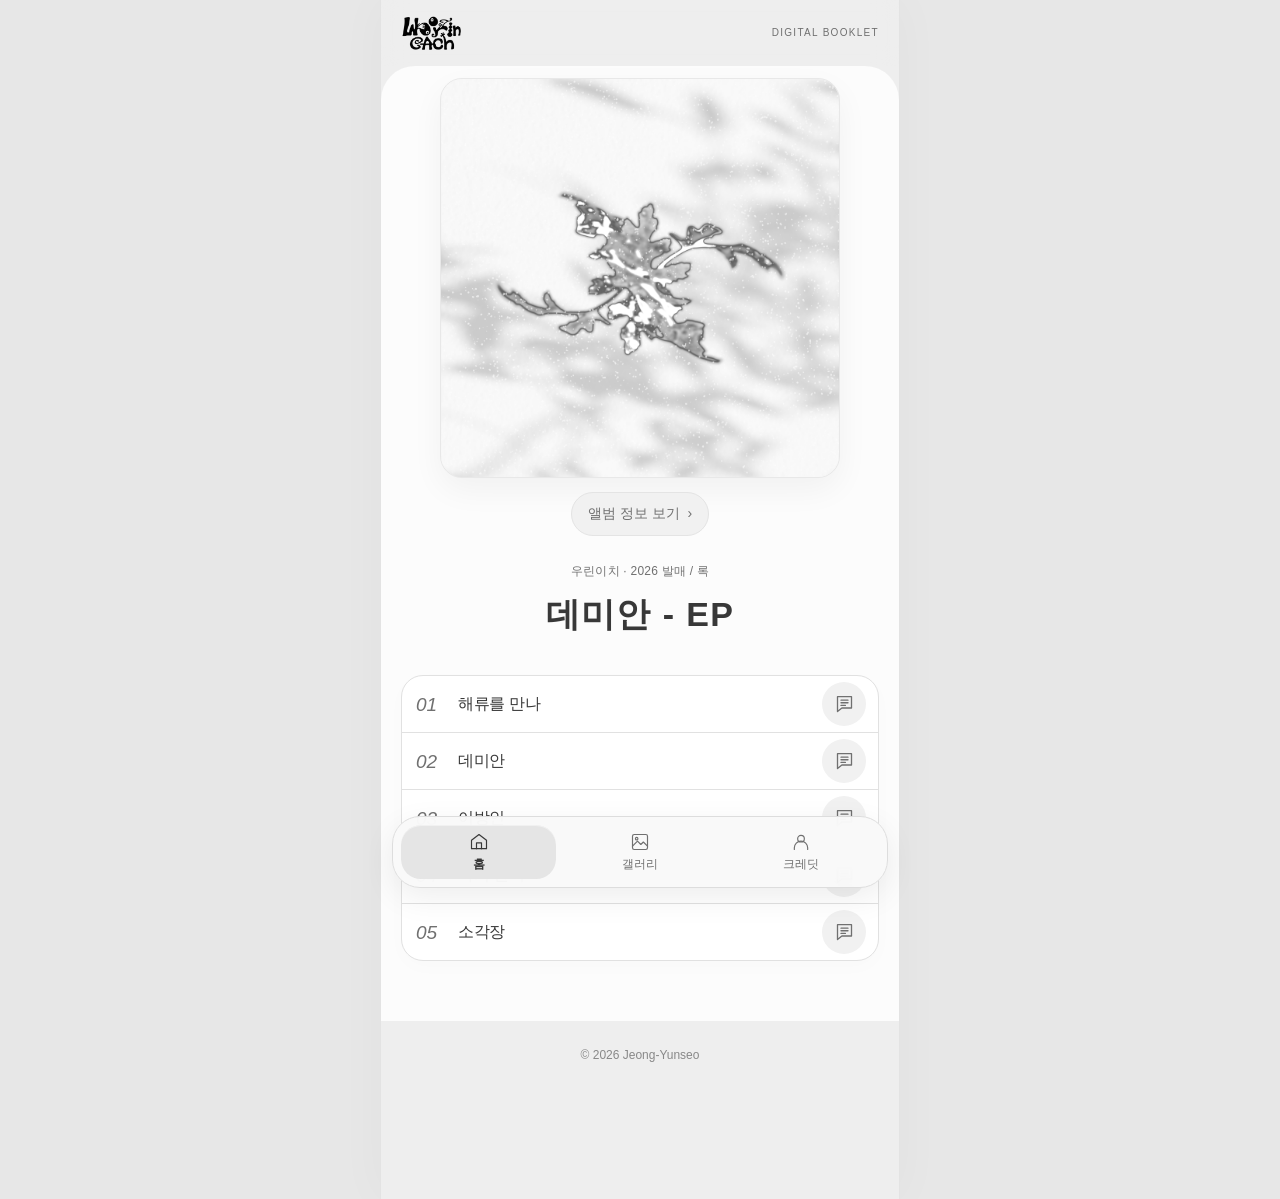
<file: index.html>
<!doctype html>
<html lang="ko">
  <head>
    <meta charset="utf-8">
    <meta name="viewport" content="width=device-width, initial-scale=1">
    <meta name="theme-color" content="#fcfcfc">
    <meta name="description" content="우린이치의 2026년 발매 앨범 데미안 NFC 디지털 북클릿 — 앨범 홈">
    <title>데미안(우린이치)</title>
    <link rel="stylesheet" href="style.css">
  </head>
  <body id="top">
    <a class="skip-link" href="#main">본문으로 바로가기</a>
    <header class="site-header">
      <div class="wrap header-inner">
        <a class="wordmark" href="index.html" aria-label="우린이치 앨범 홈으로">
          <img class="brand-logo" src="assets/logo.png" alt="우린이치 로고" width="115" height="71" decoding="async"> <span class="header-label">DIGITAL BOOKLET</span>
        </a>
      </div>
    </header>

    <main class="page-surface" id="main">
      <section class="hero wrap" aria-labelledby="album-title">
        <div class="hero-grid">
          <figure class="cover-figure">
            <img class="cover-image" src="assets/demian-cover.jpg" alt="우린이치 데미안 앨범 커버. 흰색과 회색의 흐릿한 배경에 은빛 추상 문양이 있는 이미지." width="200" height="200" decoding="async" fetchpriority="high">
            <figcaption class="cover-info"><a class="album-info-link" href="about.html">앨범 정보 보기 <span aria-hidden="true">›</span></a></figcaption>
          </figure>
          <div class="hero-copy">
            <div class="eyebrow">우린이치 · 2026 발매 / 록</div>
            <h1 id="album-title" class="font-weight-700">데미안 - EP</h1>
          </div>
        </div>
      </section>

      <section class="section wrap album-tracks" id="tracks" aria-label="수록곡">
      <!-- TRACKS: track-link는 YouTube, 오른쪽 lyrics-link는 곡별 가사 페이지로 연결됩니다. -->
      <div class="track-list">
        <article class="track" id="track-01">
          <div class="track-row">
            <a class="track-link" href="https://youtu.be/hojfn98DPXc?si=M3CgdtFDXnVKAkB2" target="_blank" rel="noopener noreferrer" aria-label="트랙 01 · YouTube에서 듣기 (새 탭)">
            <span class="track-number">01</span>
            <span class="track-title">해류를 만나</span>
          </a>
            <a class="lyrics-link" href="lyrics-01.html" aria-label="해류를 만나 가사 보기" title="해류를 만나 가사 보기"><svg viewBox="0 0 24 24" fill="none" stroke="currentColor" stroke-width="1.5" stroke-linecap="round" stroke-linejoin="round" aria-hidden="true"><path d="M4 3h16v13H9l-5 4V3Z"/><path d="M8 7h8M8 10h8M8 13h5"/></svg></a>
          </div>
        </article>
        <article class="track" id="track-02">
          <div class="track-row">
            <a class="track-link" href="https://youtu.be/wVNOWF4EtYU?si=O54lQTryjzfklzKy" target="_blank" rel="noopener noreferrer" aria-label="트랙 02 · YouTube에서 듣기 (새 탭)">
            <span class="track-number">02</span>
            <span class="track-title">데미안</span>
          </a>
            <a class="lyrics-link" href="lyrics-02.html" aria-label="데미안 가사 보기" title="데미안 가사 보기"><svg viewBox="0 0 24 24" fill="none" stroke="currentColor" stroke-width="1.5" stroke-linecap="round" stroke-linejoin="round" aria-hidden="true"><path d="M4 3h16v13H9l-5 4V3Z"/><path d="M8 7h8M8 10h8M8 13h5"/></svg></a>
          </div>
        </article>
        <article class="track" id="track-03">
          <div class="track-row">
            <a class="track-link" href="https://youtu.be/RXzP42wgBQw?si=I6hq-IeyNEZC64Ny" target="_blank" rel="noopener noreferrer" aria-label="트랙 03 · YouTube에서 듣기 (새 탭)">
            <span class="track-number">03</span>
            <span class="track-title">이방인</span>
          </a>
            <a class="lyrics-link" href="lyrics-03.html" aria-label="이방인 가사 보기" title="이방인 가사 보기"><svg viewBox="0 0 24 24" fill="none" stroke="currentColor" stroke-width="1.5" stroke-linecap="round" stroke-linejoin="round" aria-hidden="true"><path d="M4 3h16v13H9l-5 4V3Z"/><path d="M8 7h8M8 10h8M8 13h5"/></svg></a>
          </div>
        </article>
        <article class="track" id="track-04">
          <div class="track-row">
            <a class="track-link" href="https://youtu.be/whkHsuvTqqw?si=wwIjGQp52rh3hLsh" target="_blank" rel="noopener noreferrer" aria-label="트랙 04 · YouTube에서 듣기 (새 탭)">
            <span class="track-number">04</span>
            <span class="track-title">나의 편지</span>
          </a>
            <a class="lyrics-link" href="lyrics-04.html" aria-label="나의 편지 가사 보기" title="나의 편지 가사 보기"><svg viewBox="0 0 24 24" fill="none" stroke="currentColor" stroke-width="1.5" stroke-linecap="round" stroke-linejoin="round" aria-hidden="true"><path d="M4 3h16v13H9l-5 4V3Z"/><path d="M8 7h8M8 10h8M8 13h5"/></svg></a>
          </div>
        </article>
        <article class="track" id="track-05">
          <div class="track-row">
            <a class="track-link" href="https://youtu.be/6my80CKjDXs?si=DPJ7AQOIKxPGYT5p" target="_blank" rel="noopener noreferrer" aria-label="트랙 05 · YouTube에서 듣기 (새 탭)">
            <span class="track-number">05</span>
            <span class="track-title">소각장</span>
          </a>
            <a class="lyrics-link" href="lyrics-05.html" aria-label="소각장 가사 보기" title="소각장 가사 보기"><svg viewBox="0 0 24 24" fill="none" stroke="currentColor" stroke-width="1.5" stroke-linecap="round" stroke-linejoin="round" aria-hidden="true"><path d="M4 3h16v13H9l-5 4V3Z"/><path d="M8 7h8M8 10h8M8 13h5"/></svg></a>
          </div>
        </article>
      </div>
    </section>
    </main>

    <footer class="site-footer">
      © 2026 Jeong-Yunseo
    </footer>

    <nav class="album-menu" aria-label="앨범 메뉴">
      <a href="index.html" aria-label="앨범 홈" aria-current="page"><svg viewBox="0 0 24 24" fill="none" stroke="currentColor" stroke-width="1.4" stroke-linecap="round" stroke-linejoin="round" aria-hidden="true"><path d="m3 10 9-7 9 7v10H3V10Z"/><path d="M9 20v-7h6v7"/></svg><span>홈</span></a>
      <a href="gallery.html" aria-label="갤러리"><svg viewBox="0 0 24 24" fill="none" stroke="currentColor" stroke-width="1.4" stroke-linecap="round" stroke-linejoin="round" aria-hidden="true"><rect x="3" y="3" width="18" height="18" rx="2"/><circle cx="8" cy="8" r="1.5"/><path d="m3 17 6-6 4 4 3-3 5 5"/></svg><span>갤러리</span></a>
      <a href="credits.html" aria-label="제작 크레딧"><svg viewBox="0 0 24 24" fill="none" stroke="currentColor" stroke-width="1.4" stroke-linecap="round" stroke-linejoin="round" aria-hidden="true"><circle cx="12" cy="8" r="4"/><path d="M4 21v-2a8 8 0 0 1 16 0v2"/></svg><span>크레딧</span></a>
    </nav>
  </body>
</html>
</file>
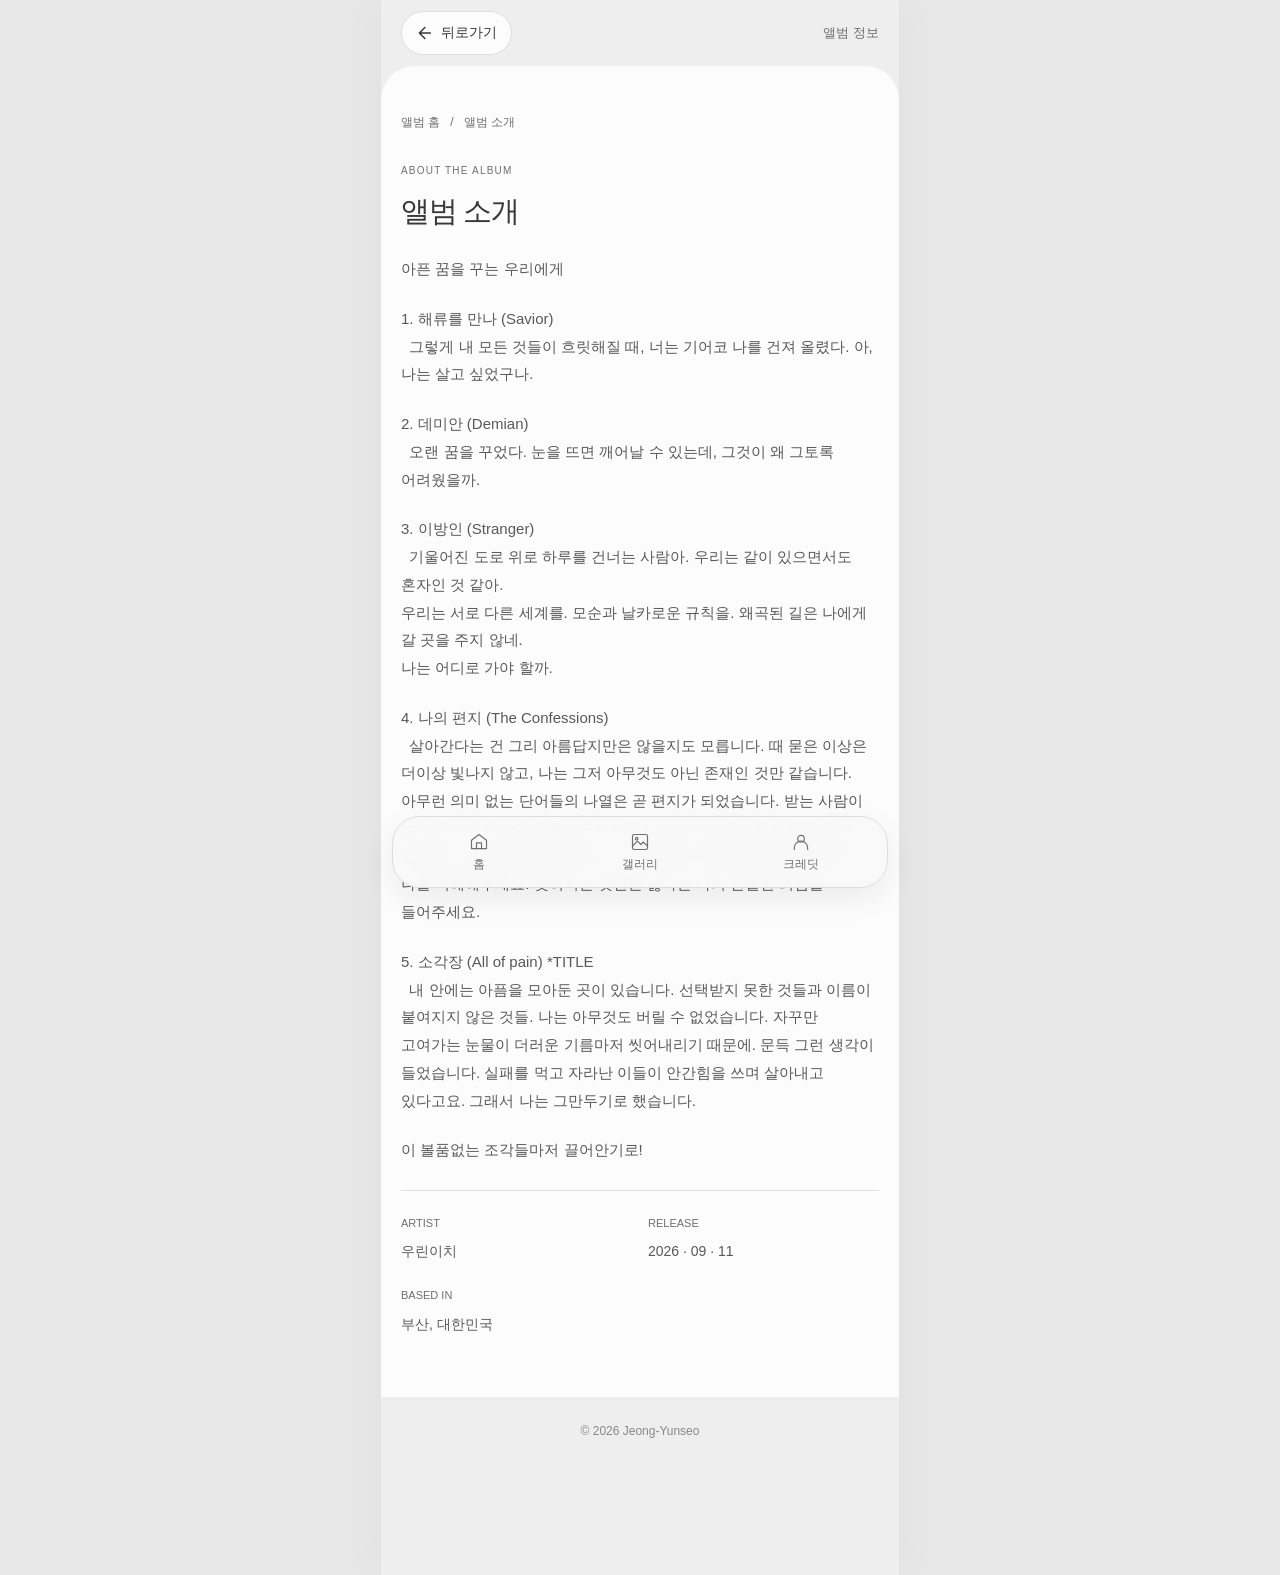
<file: about.html>
<!doctype html>
<html lang="ko">
<head>
  <meta charset="utf-8">
  <meta name="viewport" content="width=device-width, initial-scale=1, viewport-fit=cover">
  <meta name="theme-color" content="#fcfcfc">
  <meta name="description" content="우린이치의 2026년 발매 앨범 데미안 NFC 디지털 북클릿 — 앨범 소개">
  <title>앨범 소개 - 데미안</title>
  <link rel="stylesheet" href="style.css">
</head>
<body id="top">
  <a class="skip-link" href="#main">본문으로 바로가기</a>
<header class="site-header">
    <div class="wrap header-inner lyrics-toolbar">
      <a class="lyrics-back" href="index.html" aria-label="앨범 홈으로 뒤로가기"><svg viewBox="0 0 24 24" fill="none" stroke="currentColor" stroke-width="1.6" stroke-linecap="round" stroke-linejoin="round" aria-hidden="true"><path d="m14 6-6 6 6 6M8 12h12"/></svg><span>뒤로가기</span></a>
      <span class="lyrics-toolbar-label">앨범 정보</span>
    </div>
  </header>

  <main class="page-surface" id="main">
<div class="wrap breadcrumb" aria-label="현재 위치"><a href="index.html">앨범 홈</a><span aria-hidden="true">/</span><span>앨범 소개</span></div>
<section class="section wrap page-section" id="about" aria-labelledby="about-title">
      <div class="section-heading">
        <div><p class="section-number mono">ABOUT THE ALBUM</p><h1 class="page-title" id="about-title">앨범 소개</h1></div>
      </div>
      <div class="about-grid">
        <div class="about-copy">
          <p>아픈 꿈을 꾸는 우리에게</p>
          <p>1. 해류를 만나 (Savior)<br>
&nbsp; 그렇게 내 모든 것들이 흐릿해질 때, 너는 기어코 나를 건져 올렸다.
아, 나는 살고 싶었구나.</p>
          <p>2. 데미안 (Demian)<br>
&nbsp; 오랜 꿈을 꾸었다. 눈을 뜨면 깨어날 수 있는데, 그것이 왜 그토록 어려웠을까.</p>
          <p>3. 이방인 (Stranger)<br>
&nbsp; 기울어진 도로 위로 하루를 건너는 사람아. 우리는 같이 있으면서도 혼자인 것 같아.<br>
우리는 서로 다른 세계를. 모순과 날카로운 규칙을. 왜곡된 길은 나에게 갈 곳을 주지 않네.<br>
나는 어디로 가야 할까.</p>
          <p>4. 나의 편지 (The Confessions)<br>
&nbsp; 살아간다는 건 그리 아름답지만은 않을지도 모릅니다. 때 묻은 이상은 더이상 빛나지 않고, 나는 그저 아무것도 아닌 존재인 것만 같습니다. 아무런 의미 없는 단어들의 나열은 곧 편지가 되었습니다. 받는 사람이 없는 편지가 의미가 있을까요? 내 목소리는 어디에도 닿지 못할 것만 같습니다. 나를 이해할 수 있다는 거짓말은 하지 말아주세요. 그럼에도 나를 이해해주세요. 잊혀지는 것만은 싫다는 나의 간절한 외침을 들어주세요.
</p>
          <p>5. 소각장 (All of pain) *TITLE<br>
&nbsp; 내 안에는 아픔을 모아둔 곳이 있습니다. 선택받지 못한 것들과 이름이 붙여지지 않은 것들. 나는 아무것도 버릴 수 없었습니다. 자꾸만 고여가는 눈물이 더러운 기름마저 씻어내리기 때문에. 문득 그런 생각이 들었습니다. 실패를 먹고 자라난 이들이 안간힘을 쓰며 살아내고 있다고요. 그래서 나는 그만두기로 했습니다.</p>
          <p>이 볼품없는 조각들마저 끌어안기로!</p>
          <dl class="album-facts">
            <div><dt>ARTIST</dt><dd>우린이치</dd></div>
            <div><dt>RELEASE</dt><dd>2026 · 09 · 11</dd></div>
            <div><dt>BASED IN</dt><dd>부산, 대한민국</dd></div>
          </dl>
        </div>
      </div>
    </section>
</main>

<footer class="site-footer">
  © 2026 Jeong-Yunseo
</footer>

<nav class="album-menu" aria-label="앨범 메뉴">
  <a href="index.html" aria-label="앨범 홈"><svg viewBox="0 0 24 24" fill="none" stroke="currentColor" stroke-width="1.4" stroke-linecap="round" stroke-linejoin="round" aria-hidden="true"><path d="m3 10 9-7 9 7v10H3V10Z"/><path d="M9 20v-7h6v7"/></svg><span>홈</span></a>
  <a href="gallery.html" aria-label="갤러리"><svg viewBox="0 0 24 24" fill="none" stroke="currentColor" stroke-width="1.4" stroke-linecap="round" stroke-linejoin="round" aria-hidden="true"><rect x="3" y="3" width="18" height="18" rx="2"/><circle cx="8" cy="8" r="1.5"/><path d="m3 17 6-6 4 4 3-3 5 5"/></svg><span>갤러리</span></a>
  <a href="credits.html" aria-label="제작 크레딧"><svg viewBox="0 0 24 24" fill="none" stroke="currentColor" stroke-width="1.4" stroke-linecap="round" stroke-linejoin="round" aria-hidden="true"><circle cx="12" cy="8" r="4"/><path d="M4 21v-2a8 8 0 0 1 16 0v2"/></svg><span>크레딧</span></a>
</nav>
</body>
</html>
</file>
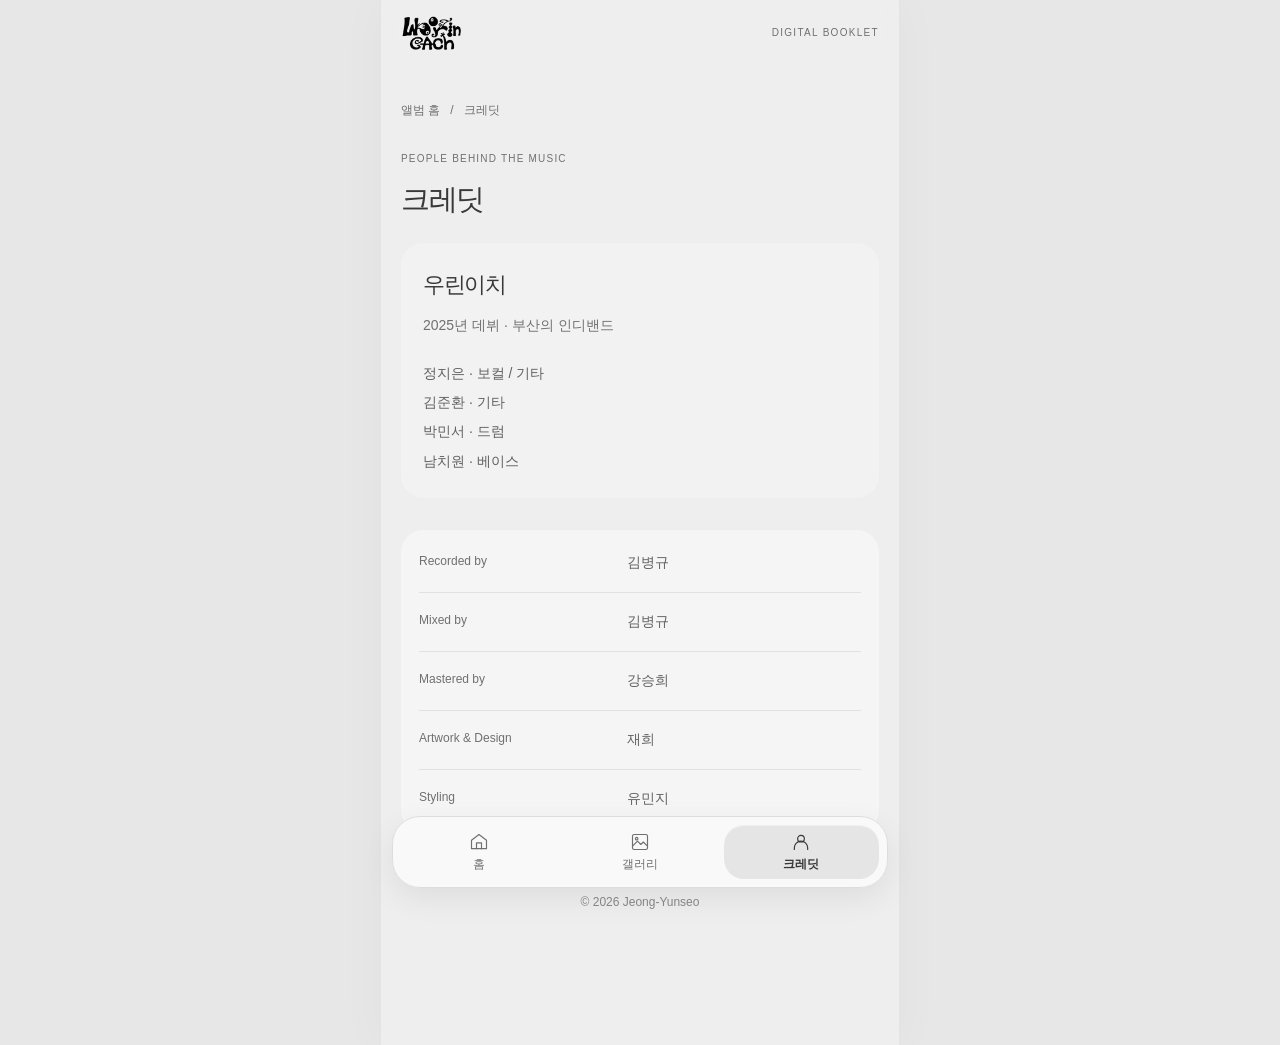
<file: credits.html>
<!doctype html>
<html lang="ko">
<head>
  <meta charset="utf-8">
  <meta name="viewport" content="width=device-width, initial-scale=1, viewport-fit=cover">
  <meta name="theme-color" content="#fcfcfc">
  <meta name="description" content="우린이치의 2026년 발매 앨범 데미안 NFC 디지털 북클릿 — 크레딧">
  <title>크레딧 - 데미안</title>
  <link rel="stylesheet" href="style.css">
</head>
<body id="top">
  <a class="skip-link" href="#main">본문으로 바로가기</a>
<header class="site-header">
    <div class="wrap header-inner">
      <a class="wordmark" href="index.html" aria-label="우린이치 앨범 홈으로">
        <img class="brand-logo" src="assets/logo.png" alt="우린이치 로고" width="115" height="71" decoding="async"> <span class="header-label">DIGITAL BOOKLET</span>
      </a>
    </div>
  </header>

  <main id="main">
    <div class="wrap breadcrumb" aria-label="현재 위치"><a href="index.html">앨범 홈</a><span aria-hidden="true">/</span><span>크레딧</span></div>
    <section class="section wrap page-section" id="credits" aria-labelledby="credits-title">
      <div class="section-heading">
        <div><p class="section-number mono">PEOPLE BEHIND THE MUSIC</p><h1 class="page-title" id="credits-title">크레딧</h1></div>
      </div>
      <div class="credits-grid">
        <div class="band-note">
          <h3>우린이치</h3>
          <p>2025년 데뷔 · 부산의 인디밴드</p>
          <div class="member-placeholder">정지은 · 보컬 / 기타<br>김준환 · 기타<br>박민서 · 드럼<br>남치원 · 베이스</div>
        </div>
        <dl class="credit-list">
          <div class="credit-row"><dt>Recorded by</dt><dd>김병규</dd></div>
          <div class="credit-row"><dt>Mixed by</dt><dd>김병규</dd></div>
          <div class="credit-row"><dt>Mastered by</dt><dd>강승희</dd></div>
          <div class="credit-row"><dt>Artwork &amp; Design</dt><dd>재희</dd></div>
          <div class="credit-row"><dt>Styling</dt><dd>유민지</dd></div>
        </dl>
      </div>
    </section>
  </main>

  <footer class="site-footer">
    © 2026 Jeong-Yunseo
  </footer>

  <nav class="album-menu" aria-label="앨범 메뉴">
    <a href="index.html" aria-label="앨범 홈"><svg viewBox="0 0 24 24" fill="none" stroke="currentColor" stroke-width="1.4" stroke-linecap="round" stroke-linejoin="round" aria-hidden="true"><path d="m3 10 9-7 9 7v10H3V10Z"/><path d="M9 20v-7h6v7"/></svg><span>홈</span></a>
    <a href="gallery.html" aria-label="갤러리"><svg viewBox="0 0 24 24" fill="none" stroke="currentColor" stroke-width="1.4" stroke-linecap="round" stroke-linejoin="round" aria-hidden="true"><rect x="3" y="3" width="18" height="18" rx="2"/><circle cx="8" cy="8" r="1.5"/><path d="m3 17 6-6 4 4 3-3 5 5"/></svg><span>갤러리</span></a>
    <a href="credits.html" aria-label="제작 크레딧" aria-current="page"><svg viewBox="0 0 24 24" fill="none" stroke="currentColor" stroke-width="1.4" stroke-linecap="round" stroke-linejoin="round" aria-hidden="true"><circle cx="12" cy="8" r="4"/><path d="M4 21v-2a8 8 0 0 1 16 0v2"/></svg><span>크레딧</span></a>
  </nav>
</body>
</html>
</file>
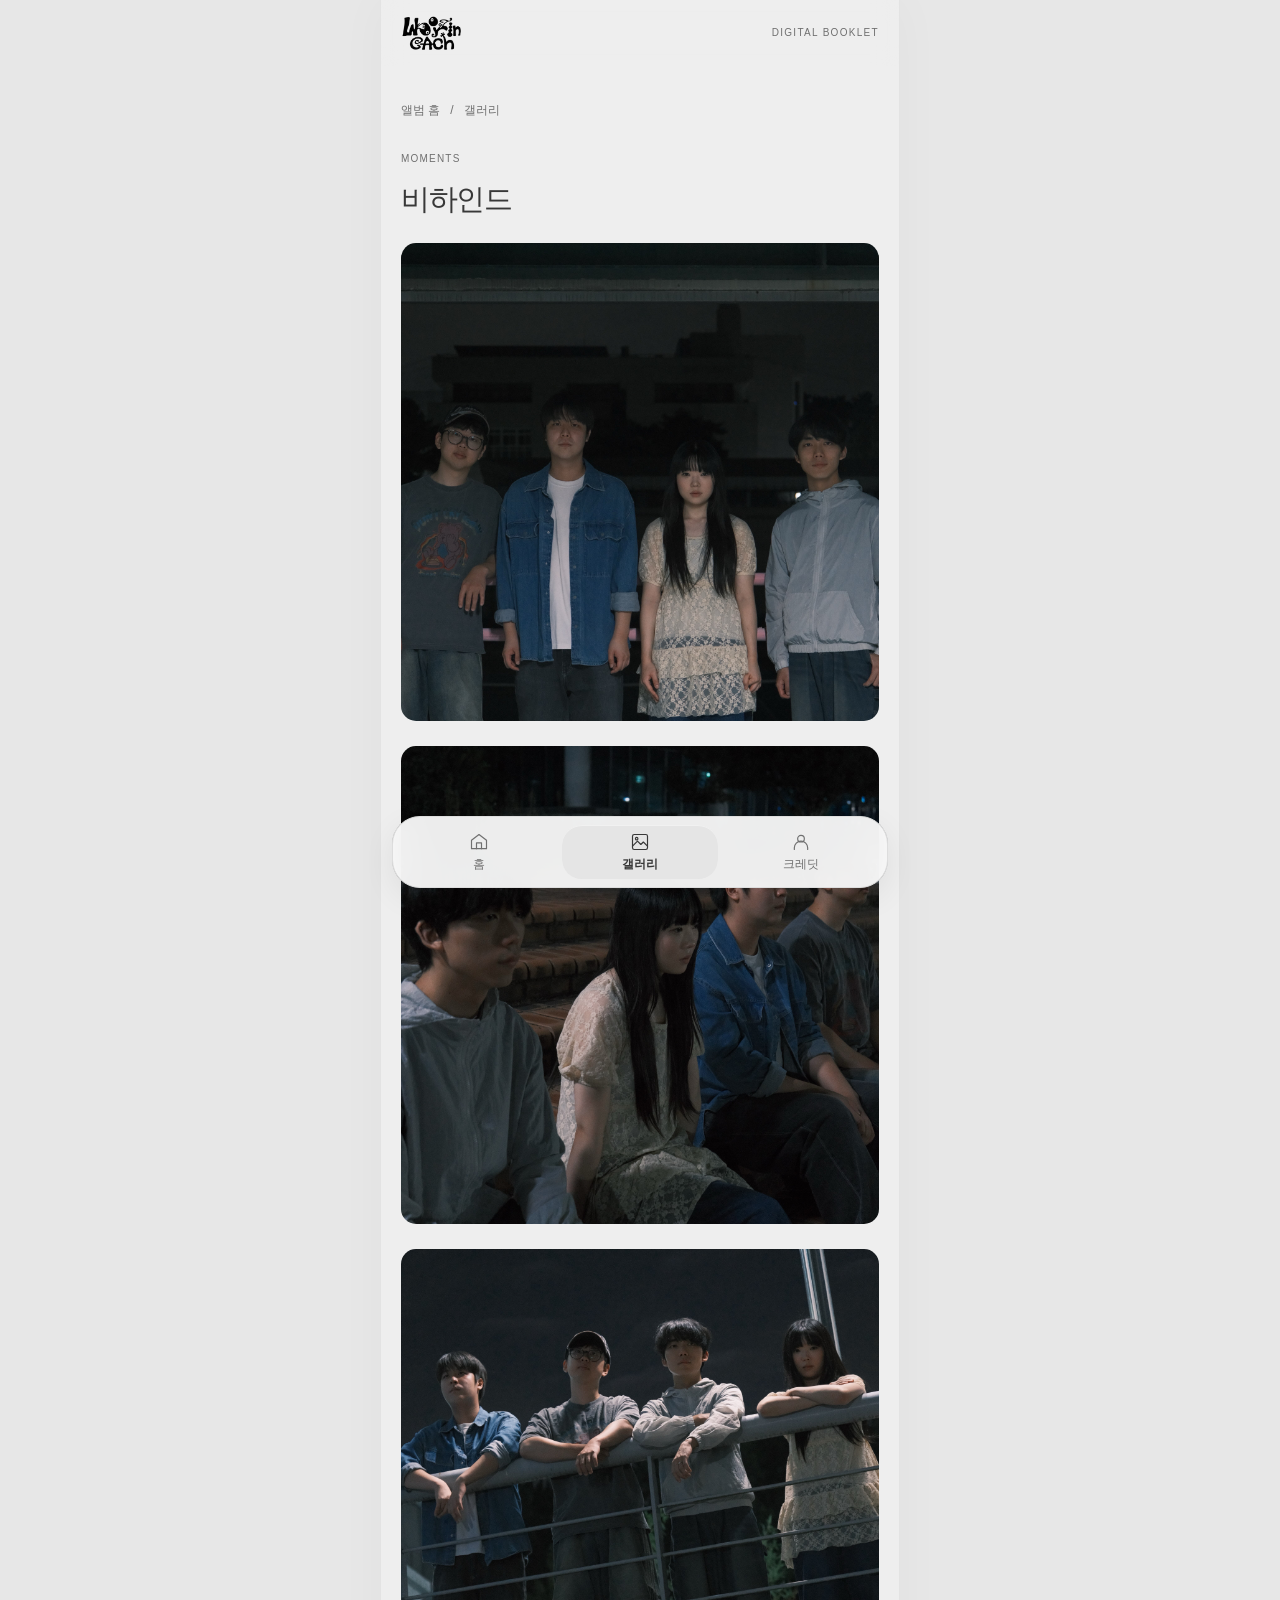
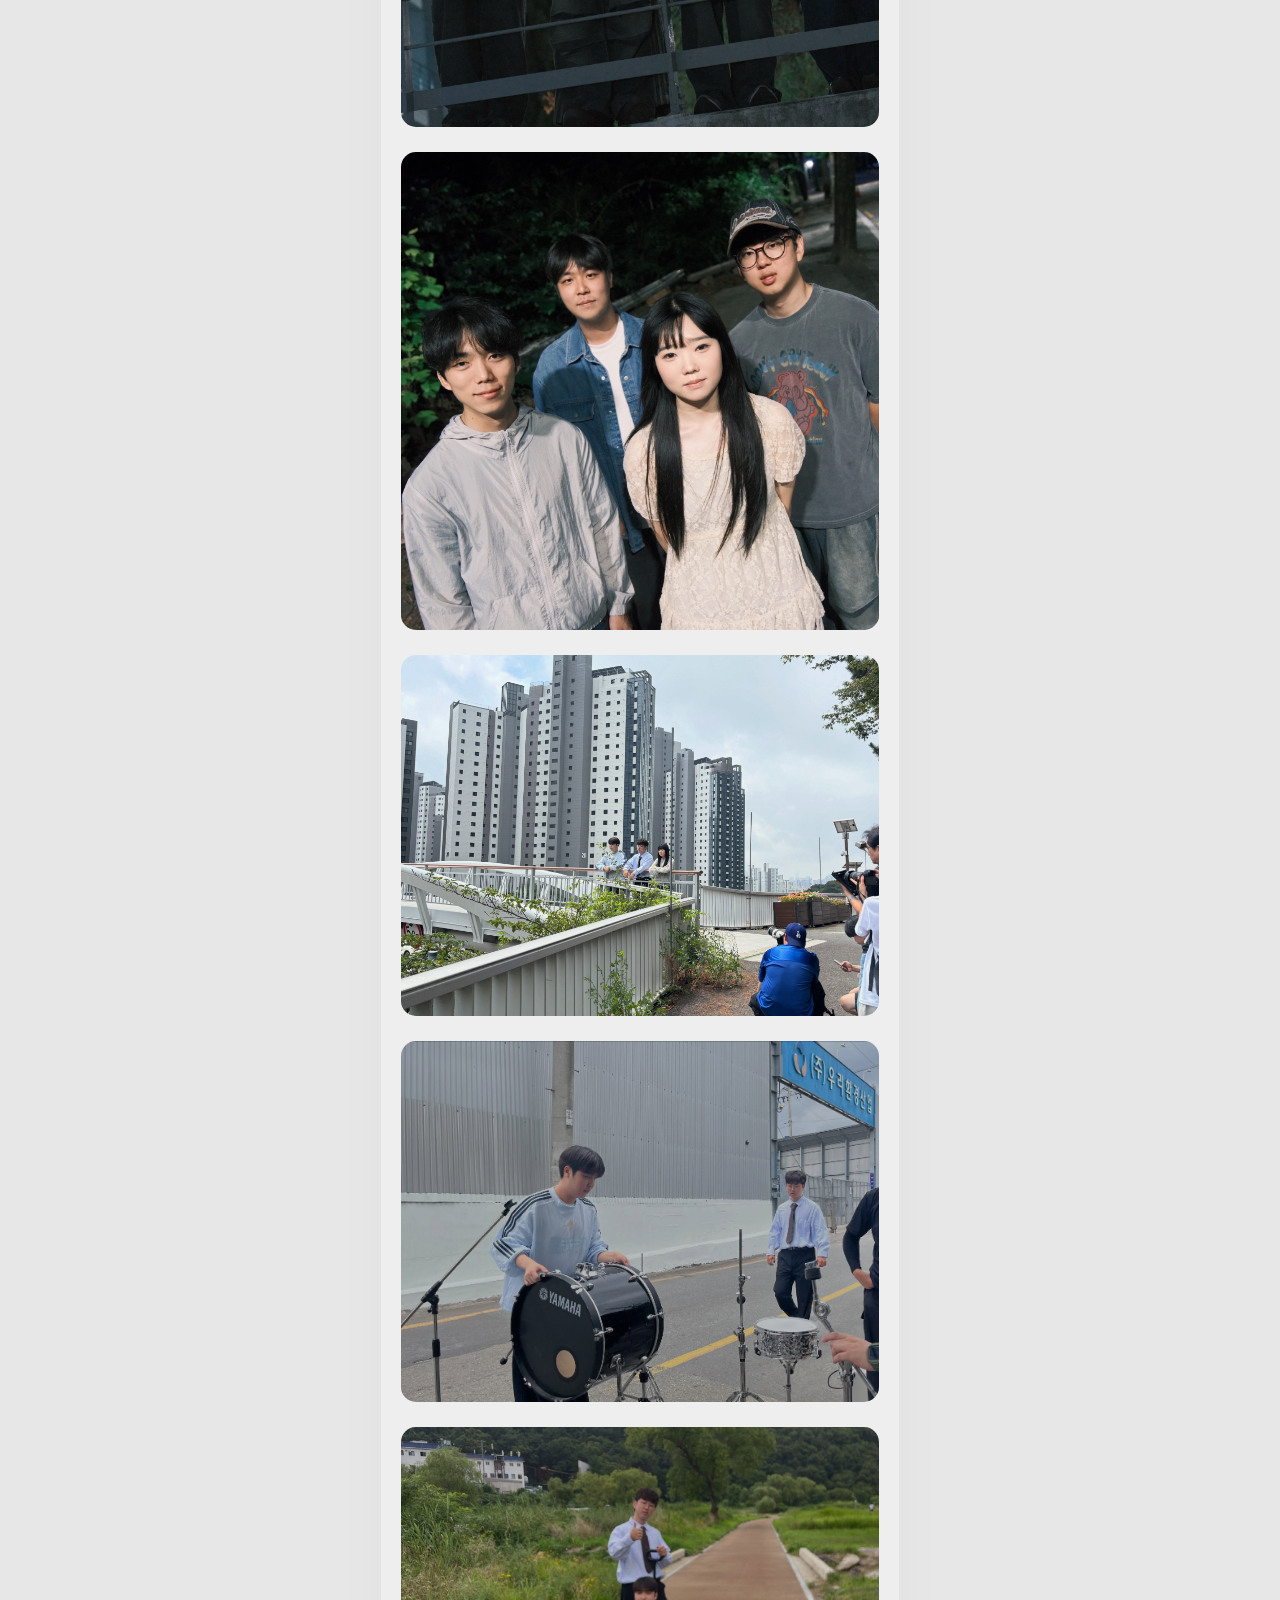
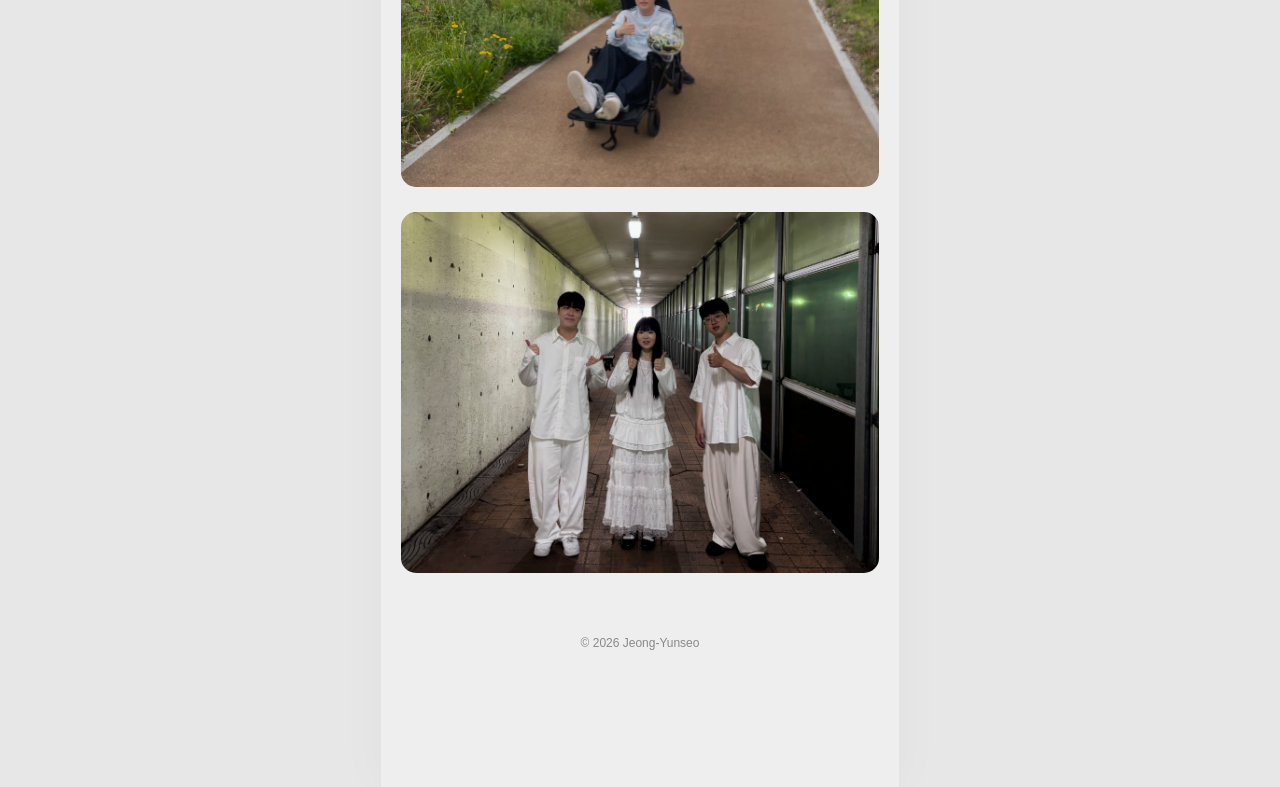
<file: gallery.html>
<!doctype html>
<html lang="ko">
<head>
  <meta charset="utf-8">
  <meta name="viewport" content="width=device-width, initial-scale=1, viewport-fit=cover">
  <meta name="theme-color" content="#fcfcfc">
  <meta name="description" content="우린이치의 2026년 발매 앨범 데미안 NFC 디지털 북클릿 — 갤러리">
  <title>갤러리 - 데미안</title>
  <link rel="stylesheet" href="style.css">
</head>
<body id="top">
  <a class="skip-link" href="#main">본문으로 바로가기</a>
<header class="site-header">
    <div class="wrap header-inner">
      <a class="wordmark" href="index.html" aria-label="우린이치 앨범 홈으로">
        <img class="brand-logo" src="assets/logo.png" alt="우린이치 로고" width="115" height="71" decoding="async"> <span class="header-label">DIGITAL BOOKLET</span>
      </a>
    </div>
  </header>

  <main id="main">
<div class="wrap breadcrumb" aria-label="현재 위치"><a href="index.html">앨범 홈</a><span aria-hidden="true">/</span><span>갤러리</span></div>
<section class="section wrap page-section" id="gallery" aria-labelledby="gallery-title">
      <div class="section-heading">
        <div><p class="section-number mono">MOMENTS</p><h1 class="page-title" id="gallery-title">비하인드</h1></div>
      </div>
      <!-- PHOTOS: photo-placeholder의 내용 대신 실제 사진을 넣으세요.
           예: <img class="gallery-image" src="assets/band.jpg" alt="우린이치 단체 사진"> -->
      <div class="gallery-grid">
        <img class="gallery-image" src="assets/behind1.jpg">
        <img class="gallery-image" src="assets/behind2.jpg">
        <img class="gallery-image" src="assets/behind3.jpg">
        <img class="gallery-image" src="assets/behind4.jpg">
        <img class="gallery-image" src="assets/behind5.jpg">
        <img class="gallery-image" src="assets/behind6.jpg">
        <img class="gallery-image" src="assets/behind7.jpg">
        <img class="gallery-image" src="assets/behind8.jpg">
        </div>
    </section>
  </main>

  <footer class="site-footer">
    © 2026 Jeong-Yunseo
  </footer>

  <nav class="album-menu" aria-label="앨범 메뉴">
    <a href="index.html" aria-label="앨범 홈"><svg viewBox="0 0 24 24" fill="none" stroke="currentColor" stroke-width="1.4" stroke-linecap="round" stroke-linejoin="round" aria-hidden="true"><path d="m3 10 9-7 9 7v10H3V10Z"/><path d="M9 20v-7h6v7"/></svg><span>홈</span></a>
    <a href="gallery.html" aria-label="갤러리" aria-current="page"><svg viewBox="0 0 24 24" fill="none" stroke="currentColor" stroke-width="1.4" stroke-linecap="round" stroke-linejoin="round" aria-hidden="true"><rect x="3" y="3" width="18" height="18" rx="2"/><circle cx="8" cy="8" r="1.5"/><path d="m3 17 6-6 4 4 3-3 5 5"/></svg><span>갤러리</span></a>
    <a href="credits.html" aria-label="제작 크레딧"><svg viewBox="0 0 24 24" fill="none" stroke="currentColor" stroke-width="1.4" stroke-linecap="round" stroke-linejoin="round" aria-hidden="true"><circle cx="12" cy="8" r="4"/><path d="M4 21v-2a8 8 0 0 1 16 0v2"/></svg><span>크레딧</span></a>
  </nav>
</body>
</html>
</file>
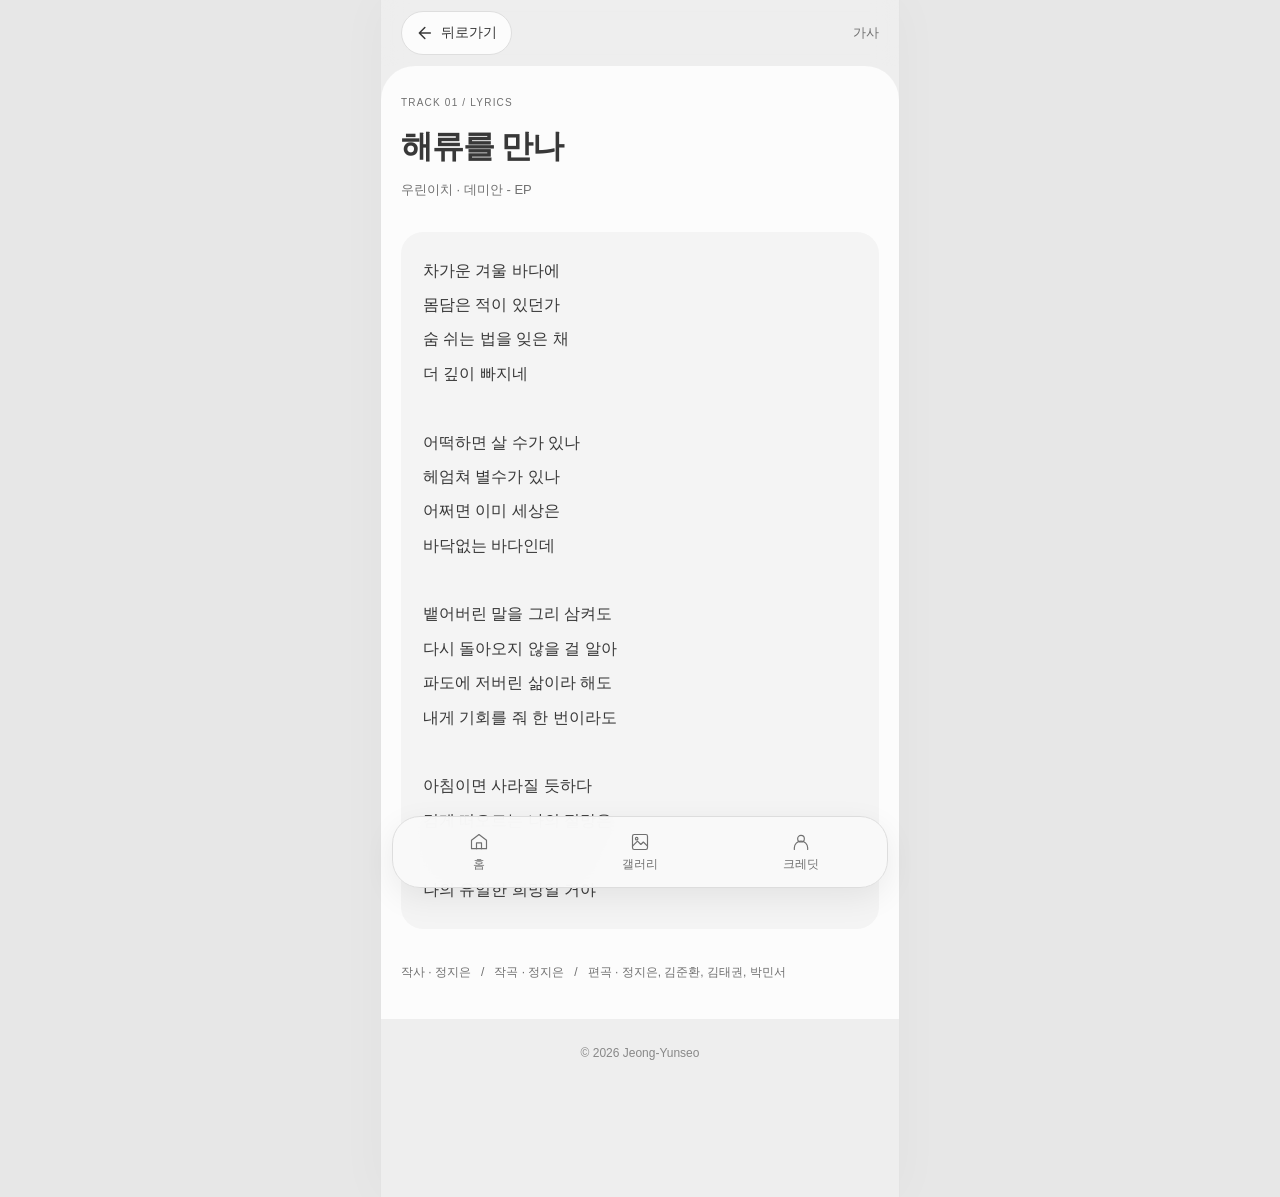
<file: lyrics-01.html>
<!doctype html>
<html lang="ko">
<head>
  <meta charset="utf-8">
  <meta name="viewport" content="width=device-width, initial-scale=1, viewport-fit=cover">
  <meta name="theme-color" content="#fcfcfc">
  <meta name="description" content="우린이치 《데미안 - EP》 수록곡 해류를 만나의 가사와 크레딧">
  <title>해류를 만나 가사 — 데미안 | 우린이치</title>
  <link rel="stylesheet" href="style.css">
</head>
<body id="top">
  <a class="skip-link" href="#main">본문으로 바로가기</a>
  <header class="site-header">
    <div class="wrap header-inner lyrics-toolbar">
      <a class="lyrics-back" href="index.html#track-01" aria-label="해류를 만나 트랙 목록으로 뒤로가기"><svg viewBox="0 0 24 24" fill="none" stroke="currentColor" stroke-width="1.6" stroke-linecap="round" stroke-linejoin="round" aria-hidden="true"><path d="m14 6-6 6 6 6M8 12h12"/></svg><span>뒤로가기</span></a>
      <span class="lyrics-toolbar-label">가사</span>
    </div>
  </header>
  <main class="wrap lyrics-page page-surface" id="main">
    <p class="section-number">TRACK 01 / LYRICS</p>
    <h1 class="lyrics-title">해류를 만나</h1>
    <p class="lyrics-artist">우린이치 · 데미안 - EP</p>
    <div class="lyrics-content">
      <p class="lyrics">차가운 겨울 바다에
몸담은 적이 있던가
숨 쉬는 법을 잊은 채
더 깊이 빠지네

어떡하면 살 수가 있나
헤엄쳐 별수가 있나
어쩌면 이미 세상은
바닥없는 바다인데

뱉어버린 말을 그리 삼켜도
다시 돌아오지 않을 걸 알아
파도에 저버린 삶이라 해도
내게 기회를 줘 한 번이라도

아침이면 사라질 듯하다
검게 떠오르는 나의 절망은
부서지는 이 세상 속에서
나의 유일한 희망일 거야</p>
    </div>
    <div class="lyrics-credits">
      <p class="track-credit">작사 · 정지은 &nbsp; / &nbsp; 작곡 · 정지은 &nbsp; / &nbsp; 편곡 · 정지은, 김준환, 김태권, 박민서</p>
    </div>
  </main>

  <footer class="site-footer">
    © 2026 Jeong-Yunseo
  </footer>

  <nav class="album-menu" aria-label="앨범 메뉴">
      <a href="index.html" aria-label="앨범 홈"><svg viewBox="0 0 24 24" fill="none" stroke="currentColor" stroke-width="1.4" stroke-linecap="round" stroke-linejoin="round" aria-hidden="true"><path d="m3 10 9-7 9 7v10H3V10Z"/><path d="M9 20v-7h6v7"/></svg><span>홈</span></a>
      <a href="gallery.html" aria-label="갤러리"><svg viewBox="0 0 24 24" fill="none" stroke="currentColor" stroke-width="1.4" stroke-linecap="round" stroke-linejoin="round" aria-hidden="true"><rect x="3" y="3" width="18" height="18" rx="2"/><circle cx="8" cy="8" r="1.5"/><path d="m3 17 6-6 4 4 3-3 5 5"/></svg><span>갤러리</span></a>
      <a href="credits.html" aria-label="제작 크레딧"><svg viewBox="0 0 24 24" fill="none" stroke="currentColor" stroke-width="1.4" stroke-linecap="round" stroke-linejoin="round" aria-hidden="true"><circle cx="12" cy="8" r="4"/><path d="M4 21v-2a8 8 0 0 1 16 0v2"/></svg><span>크레딧</span></a>
    </nav>
</body>
</html>
</file>
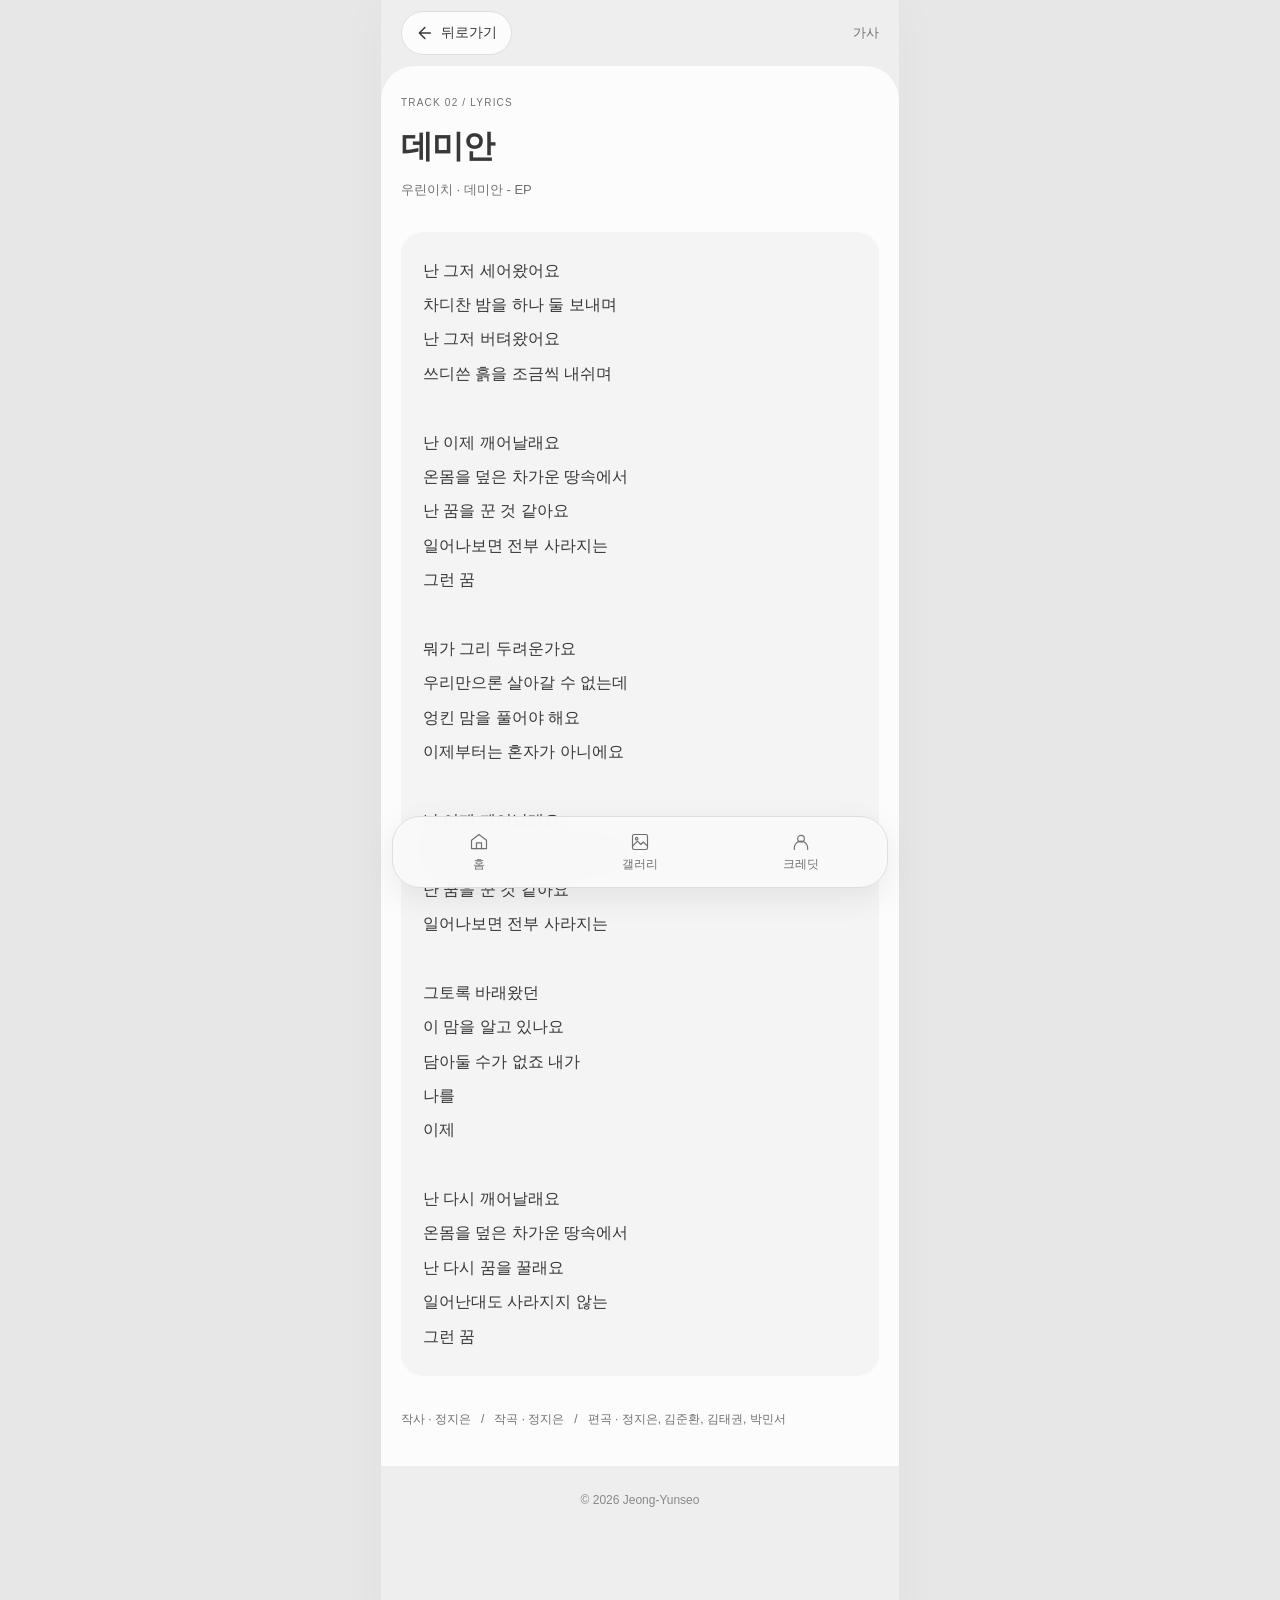
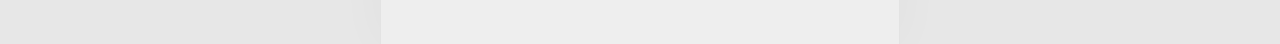
<file: lyrics-02.html>
<!doctype html>
<html lang="ko">
<head>
  <meta charset="utf-8">
  <meta name="viewport" content="width=device-width, initial-scale=1, viewport-fit=cover">
  <meta name="theme-color" content="#fcfcfc">
  <meta name="description" content="우린이치 《데미안 - EP》 수록곡 데미안의 가사와 크레딧">
  <title>데미안 가사 — 데미안 | 우린이치</title>
  <link rel="stylesheet" href="style.css">
</head>
<body id="top">
  <a class="skip-link" href="#main">본문으로 바로가기</a>
  <header class="site-header">
    <div class="wrap header-inner lyrics-toolbar">
      <a class="lyrics-back" href="index.html#track-02" aria-label="데미안 트랙 목록으로 뒤로가기"><svg viewBox="0 0 24 24" fill="none" stroke="currentColor" stroke-width="1.6" stroke-linecap="round" stroke-linejoin="round" aria-hidden="true"><path d="m14 6-6 6 6 6M8 12h12"/></svg><span>뒤로가기</span></a>
      <span class="lyrics-toolbar-label">가사</span>
    </div>
  </header>
  <main class="wrap lyrics-page page-surface" id="main">
    <p class="section-number">TRACK 02 / LYRICS</p>
    <h1 class="lyrics-title">데미안</h1>
    <p class="lyrics-artist">우린이치 · 데미안 - EP</p>
    <div class="lyrics-content">
      <p class="lyrics">난 그저 세어왔어요
차디찬 밤을 하나 둘 보내며
난 그저 버텨왔어요
쓰디쓴 흙을 조금씩 내쉬며

난 이제 깨어날래요
온몸을 덮은 차가운 땅속에서
난 꿈을 꾼 것 같아요
일어나보면 전부 사라지는
그런 꿈

뭐가 그리 두려운가요
우리만으론 살아갈 수 없는데
엉킨 맘을 풀어야 해요
이제부터는 혼자가 아니에요

난 이제 깨어날래요
온몸을 덮은 차가운 땅속에서
난 꿈을 꾼 것 같아요
일어나보면 전부 사라지는

그토록 바래왔던
이 맘을 알고 있나요
담아둘 수가 없죠 내가
나를
이제

난 다시 깨어날래요
온몸을 덮은 차가운 땅속에서
난 다시 꿈을 꿀래요
일어난대도 사라지지 않는
그런 꿈</p>
    </div>
    <div class="lyrics-credits">
      <p class="track-credit">작사 · 정지은 &nbsp; / &nbsp; 작곡 · 정지은 &nbsp; / &nbsp; 편곡 · 정지은, 김준환, 김태권, 박민서</p>
    </div>
  </main>

  <footer class="site-footer">
    © 2026 Jeong-Yunseo
  </footer>

  <nav class="album-menu" aria-label="앨범 메뉴">
      <a href="index.html" aria-label="앨범 홈"><svg viewBox="0 0 24 24" fill="none" stroke="currentColor" stroke-width="1.4" stroke-linecap="round" stroke-linejoin="round" aria-hidden="true"><path d="m3 10 9-7 9 7v10H3V10Z"/><path d="M9 20v-7h6v7"/></svg><span>홈</span></a>
      <a href="gallery.html" aria-label="갤러리"><svg viewBox="0 0 24 24" fill="none" stroke="currentColor" stroke-width="1.4" stroke-linecap="round" stroke-linejoin="round" aria-hidden="true"><rect x="3" y="3" width="18" height="18" rx="2"/><circle cx="8" cy="8" r="1.5"/><path d="m3 17 6-6 4 4 3-3 5 5"/></svg><span>갤러리</span></a>
      <a href="credits.html" aria-label="제작 크레딧"><svg viewBox="0 0 24 24" fill="none" stroke="currentColor" stroke-width="1.4" stroke-linecap="round" stroke-linejoin="round" aria-hidden="true"><circle cx="12" cy="8" r="4"/><path d="M4 21v-2a8 8 0 0 1 16 0v2"/></svg><span>크레딧</span></a>
    </nav>
</body>
</html>
</file>
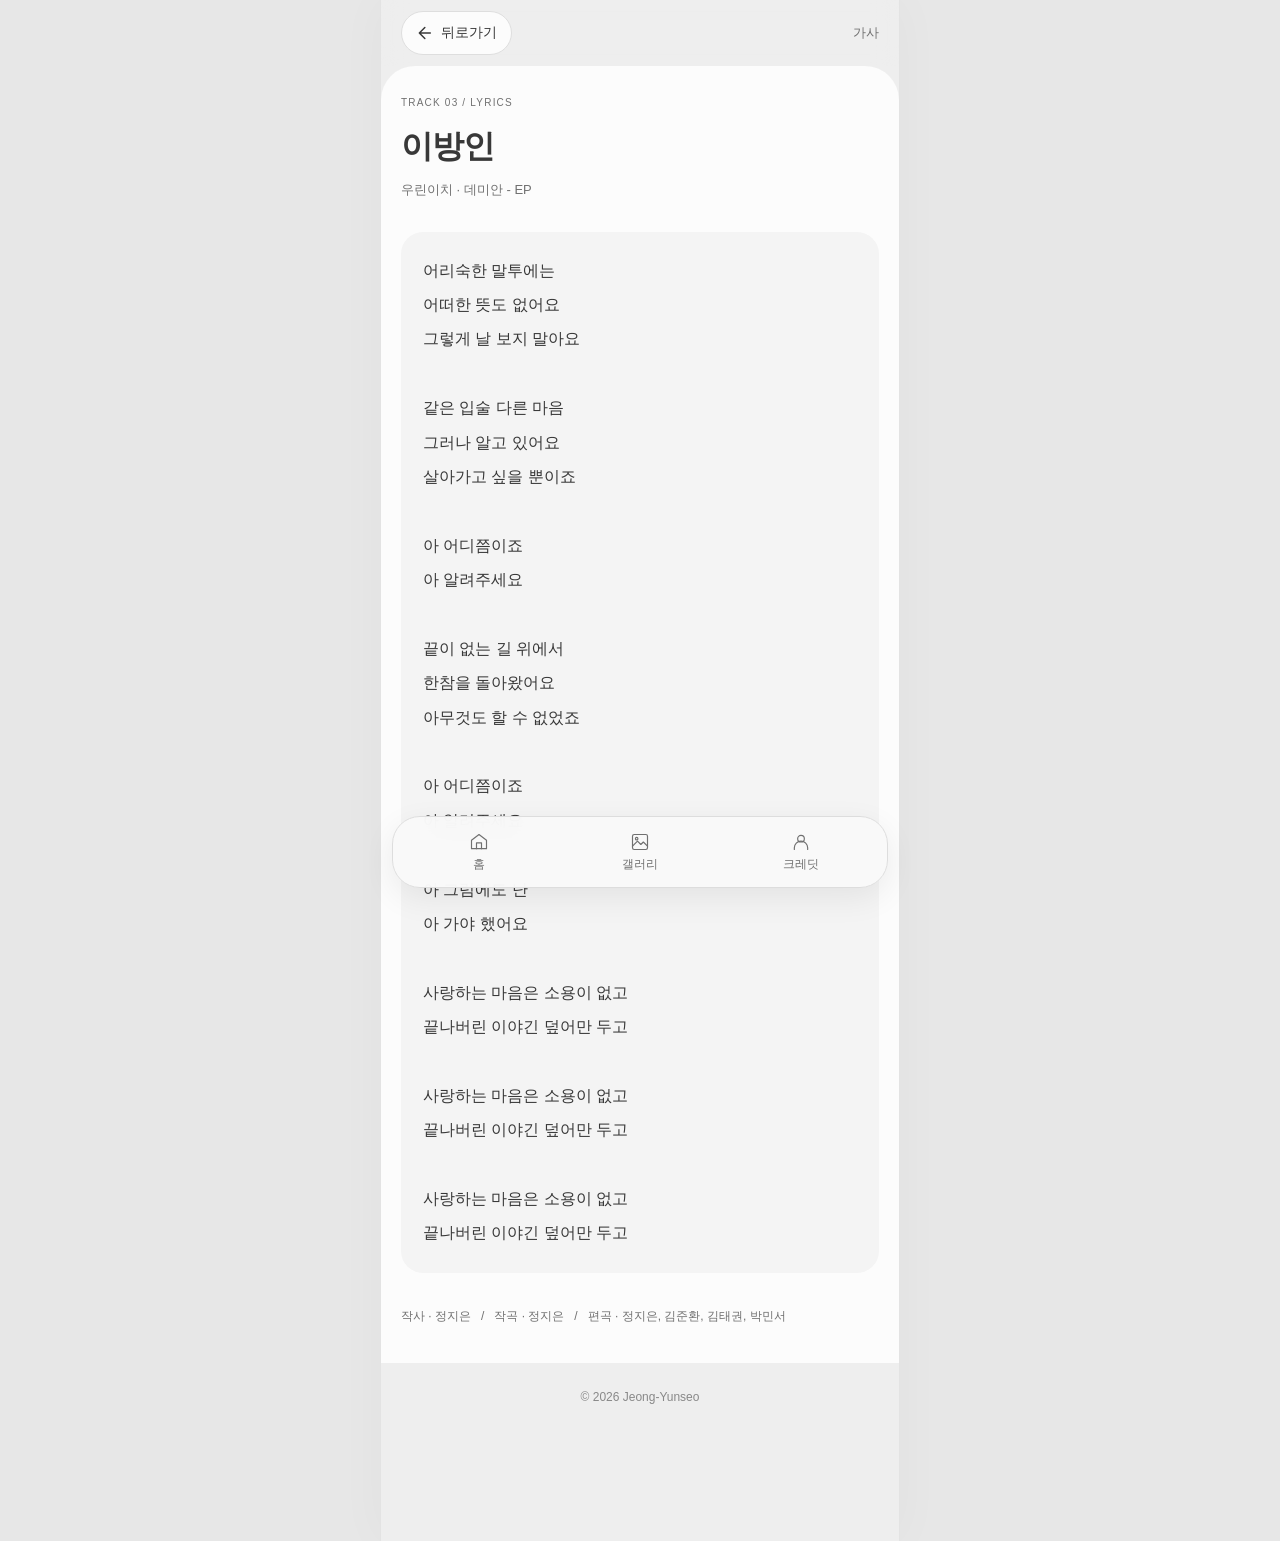
<file: lyrics-03.html>
<!doctype html>
<html lang="ko">
<head>
  <meta charset="utf-8">
  <meta name="viewport" content="width=device-width, initial-scale=1, viewport-fit=cover">
  <meta name="theme-color" content="#fcfcfc">
  <meta name="description" content="우린이치 《데미안 - EP》 수록곡 이방인의 가사와 크레딧">
  <title>이방인 가사 — 데미안 | 우린이치</title>
  <link rel="stylesheet" href="style.css">
</head>
<body id="top">
  <a class="skip-link" href="#main">본문으로 바로가기</a>
  <header class="site-header">
    <div class="wrap header-inner lyrics-toolbar">
      <a class="lyrics-back" href="index.html#track-03" aria-label="이방인 트랙 목록으로 뒤로가기"><svg viewBox="0 0 24 24" fill="none" stroke="currentColor" stroke-width="1.6" stroke-linecap="round" stroke-linejoin="round" aria-hidden="true"><path d="m14 6-6 6 6 6M8 12h12"/></svg><span>뒤로가기</span></a>
      <span class="lyrics-toolbar-label">가사</span>
    </div>
  </header>
  <main class="wrap lyrics-page page-surface" id="main">
    <p class="section-number">TRACK 03 / LYRICS</p>
    <h1 class="lyrics-title">이방인</h1>
    <p class="lyrics-artist">우린이치 · 데미안 - EP</p>
    <div class="lyrics-content">
      <p class="lyrics">어리숙한 말투에는
어떠한 뜻도 없어요
그렇게 날 보지 말아요

같은 입술 다른 마음
그러나 알고 있어요
살아가고 싶을 뿐이죠

아 어디쯤이죠
아 알려주세요

끝이 없는 길 위에서
한참을 돌아왔어요
아무것도 할 수 없었죠

아 어디쯤이죠
아 알려주세요

아 그럼에도 난
아 가야 했어요

사랑하는 마음은 소용이 없고
끝나버린 이야긴 덮어만 두고

사랑하는 마음은 소용이 없고
끝나버린 이야긴 덮어만 두고

사랑하는 마음은 소용이 없고
끝나버린 이야긴 덮어만 두고</p>
    </div>
    <div class="lyrics-credits">
      <p class="track-credit">작사 · 정지은 &nbsp; / &nbsp; 작곡 · 정지은 &nbsp; / &nbsp; 편곡 · 정지은, 김준환, 김태권, 박민서</p>
    </div>
  </main>

  <footer class="site-footer">
    © 2026 Jeong-Yunseo
  </footer>

  <nav class="album-menu" aria-label="앨범 메뉴">
      <a href="index.html" aria-label="앨범 홈"><svg viewBox="0 0 24 24" fill="none" stroke="currentColor" stroke-width="1.4" stroke-linecap="round" stroke-linejoin="round" aria-hidden="true"><path d="m3 10 9-7 9 7v10H3V10Z"/><path d="M9 20v-7h6v7"/></svg><span>홈</span></a>
      <a href="gallery.html" aria-label="갤러리"><svg viewBox="0 0 24 24" fill="none" stroke="currentColor" stroke-width="1.4" stroke-linecap="round" stroke-linejoin="round" aria-hidden="true"><rect x="3" y="3" width="18" height="18" rx="2"/><circle cx="8" cy="8" r="1.5"/><path d="m3 17 6-6 4 4 3-3 5 5"/></svg><span>갤러리</span></a>
      <a href="credits.html" aria-label="제작 크레딧"><svg viewBox="0 0 24 24" fill="none" stroke="currentColor" stroke-width="1.4" stroke-linecap="round" stroke-linejoin="round" aria-hidden="true"><circle cx="12" cy="8" r="4"/><path d="M4 21v-2a8 8 0 0 1 16 0v2"/></svg><span>크레딧</span></a>
    </nav>
</body>
</html>
</file>
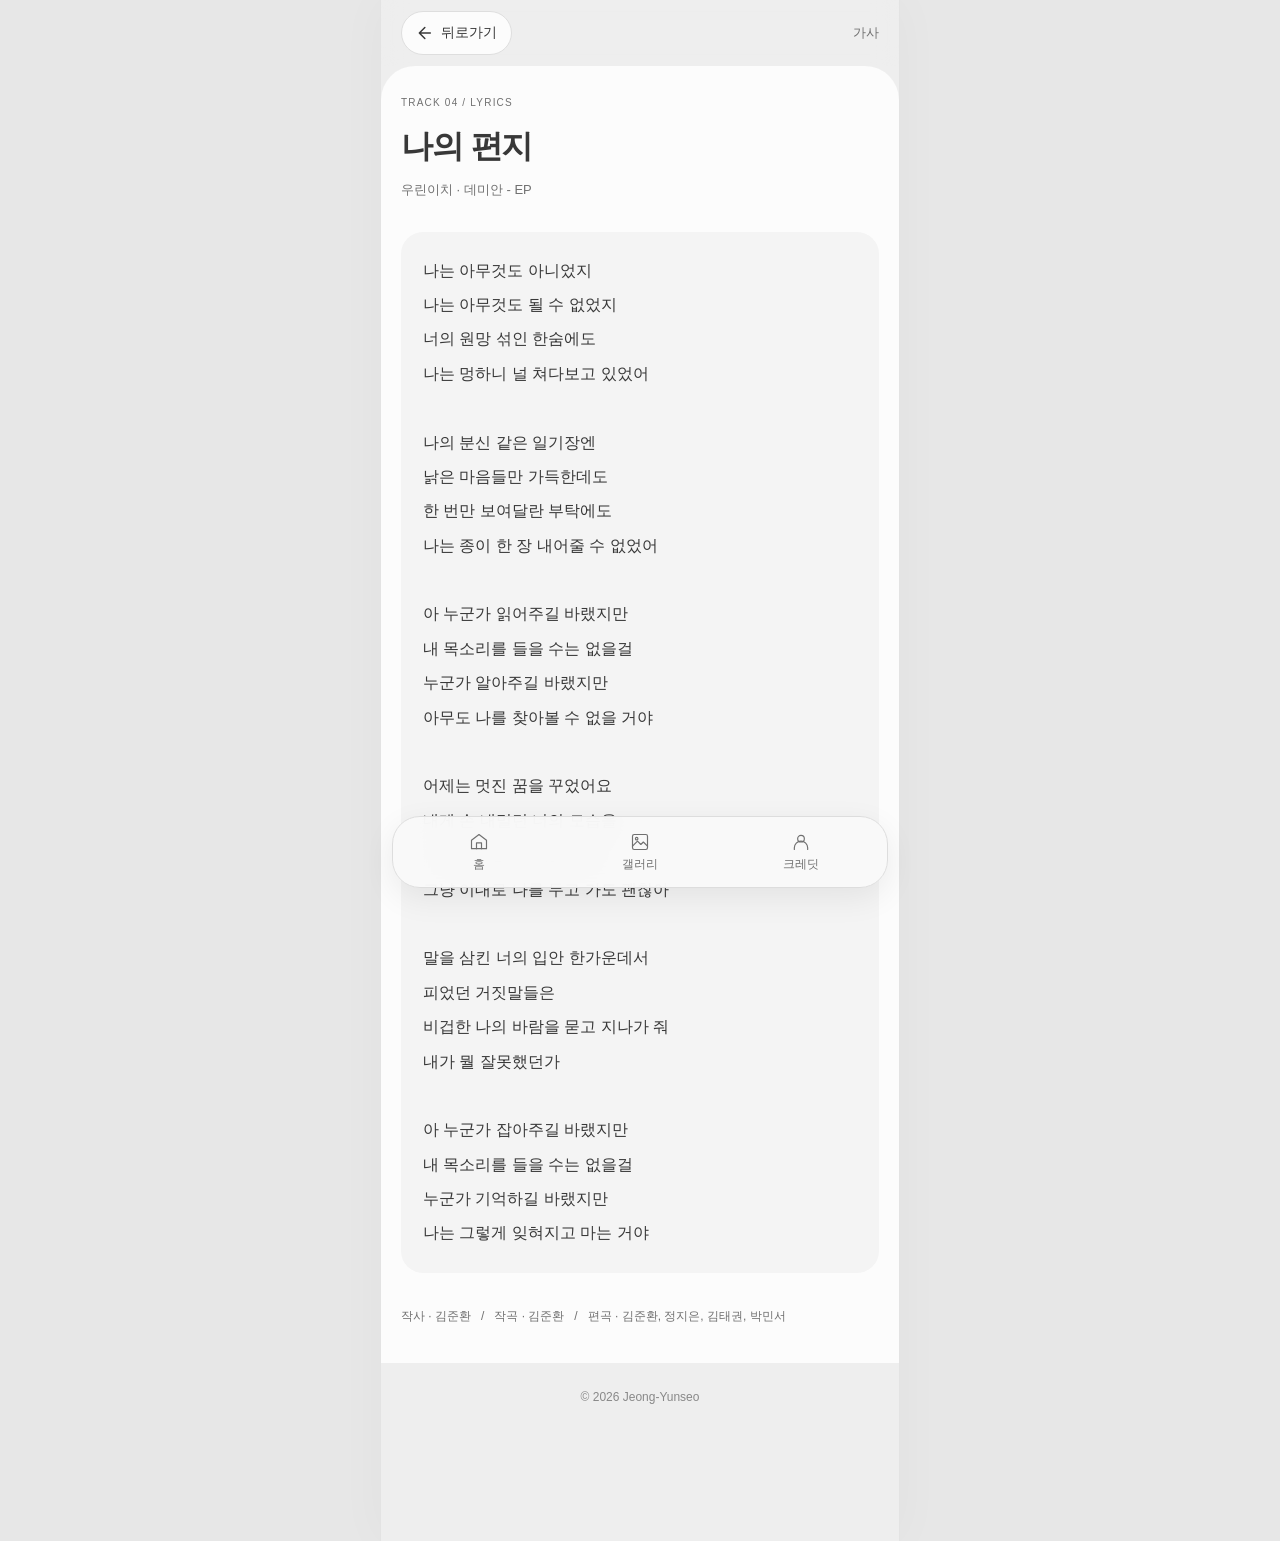
<file: lyrics-04.html>
<!doctype html>
<html lang="ko">
<head>
  <meta charset="utf-8">
  <meta name="viewport" content="width=device-width, initial-scale=1, viewport-fit=cover">
  <meta name="theme-color" content="#fcfcfc">
  <meta name="description" content="우린이치 《데미안 - EP》 수록곡 나의 편지의 가사와 크레딧">
  <title>나의 편지 가사 — 데미안 | 우린이치</title>
  <link rel="stylesheet" href="style.css">
</head>
<body id="top">
  <a class="skip-link" href="#main">본문으로 바로가기</a>
  <header class="site-header">
    <div class="wrap header-inner lyrics-toolbar">
      <a class="lyrics-back" href="index.html#track-04" aria-label="나의 편지 트랙 목록으로 뒤로가기"><svg viewBox="0 0 24 24" fill="none" stroke="currentColor" stroke-width="1.6" stroke-linecap="round" stroke-linejoin="round" aria-hidden="true"><path d="m14 6-6 6 6 6M8 12h12"/></svg><span>뒤로가기</span></a>
      <span class="lyrics-toolbar-label">가사</span>
    </div>
  </header>
  <main class="wrap lyrics-page page-surface" id="main">
    <p class="section-number">TRACK 04 / LYRICS</p>
    <h1 class="lyrics-title">나의 편지</h1>
    <p class="lyrics-artist">우린이치 · 데미안 - EP</p>
    <div class="lyrics-content">
      <p class="lyrics">나는 아무것도 아니었지
나는 아무것도 될 수 없었지
너의 원망 섞인 한숨에도
나는 멍하니 널 쳐다보고 있었어

나의 분신 같은 일기장엔
낡은 마음들만 가득한데도
한 번만 보여달란 부탁에도
나는 종이 한 장 내어줄 수 없었어

아 누군가 읽어주길 바랬지만
내 목소리를 들을 수는 없을걸
누군가 알아주길 바랬지만
아무도 나를 찾아볼 수 없을 거야

어제는 멋진 꿈을 꾸었어요
내게 손 내밀던 너의 모습을
너는 이해할 수 없을 거야
그냥 이대로 나를 두고 가도 괜찮아

말을 삼킨 너의 입안 한가운데서
피었던 거짓말들은
비겁한 나의 바람을 묻고 지나가 줘
내가 뭘 잘못했던가

아 누군가 잡아주길 바랬지만
내 목소리를 들을 수는 없을걸
누군가 기억하길 바랬지만
나는 그렇게 잊혀지고 마는 거야</p>
    </div>
    <div class="lyrics-credits">
      <p class="track-credit">작사 · 김준환 &nbsp; / &nbsp; 작곡 · 김준환 &nbsp; / &nbsp; 편곡 · 김준환, 정지은, 김태권, 박민서</p>
    </div>
  </main>

  <footer class="site-footer">
    © 2026 Jeong-Yunseo
  </footer>

  <nav class="album-menu" aria-label="앨범 메뉴">
      <a href="index.html" aria-label="앨범 홈"><svg viewBox="0 0 24 24" fill="none" stroke="currentColor" stroke-width="1.4" stroke-linecap="round" stroke-linejoin="round" aria-hidden="true"><path d="m3 10 9-7 9 7v10H3V10Z"/><path d="M9 20v-7h6v7"/></svg><span>홈</span></a>
      <a href="gallery.html" aria-label="갤러리"><svg viewBox="0 0 24 24" fill="none" stroke="currentColor" stroke-width="1.4" stroke-linecap="round" stroke-linejoin="round" aria-hidden="true"><rect x="3" y="3" width="18" height="18" rx="2"/><circle cx="8" cy="8" r="1.5"/><path d="m3 17 6-6 4 4 3-3 5 5"/></svg><span>갤러리</span></a>
      <a href="credits.html" aria-label="제작 크레딧"><svg viewBox="0 0 24 24" fill="none" stroke="currentColor" stroke-width="1.4" stroke-linecap="round" stroke-linejoin="round" aria-hidden="true"><circle cx="12" cy="8" r="4"/><path d="M4 21v-2a8 8 0 0 1 16 0v2"/></svg><span>크레딧</span></a>
    </nav>
</body>
</html>
</file>
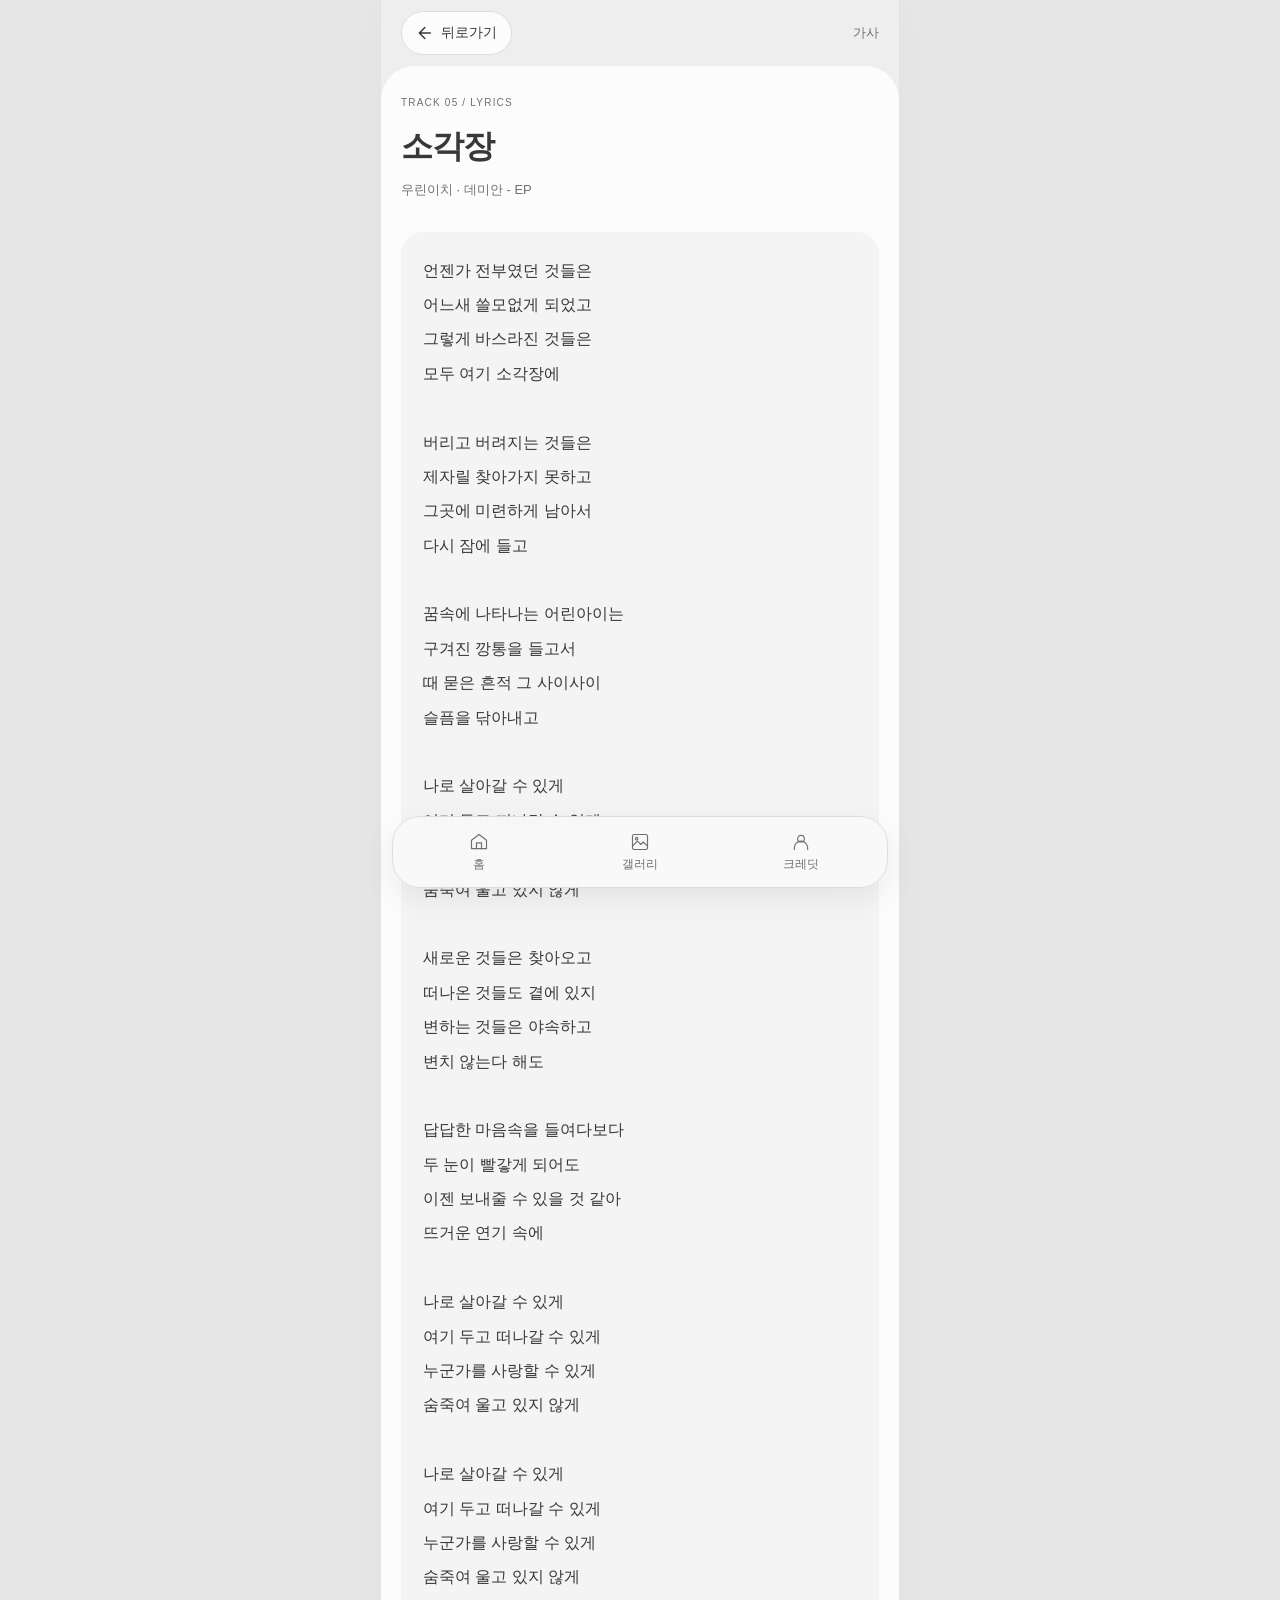
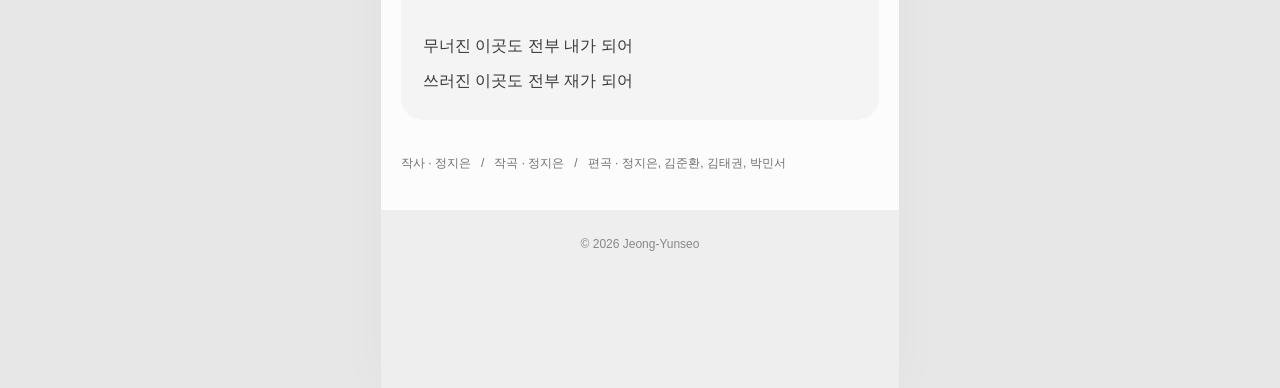
<file: lyrics-05.html>
<!doctype html>
<html lang="ko">
<head>
  <meta charset="utf-8">
  <meta name="viewport" content="width=device-width, initial-scale=1, viewport-fit=cover">
  <meta name="theme-color" content="#fcfcfc">
  <meta name="description" content="우린이치 《데미안 - EP》 수록곡 소각장의 가사와 크레딧">
  <title>소각장 가사 — 데미안 | 우린이치</title>
  <link rel="stylesheet" href="style.css">
</head>
<body id="top">
  <a class="skip-link" href="#main">본문으로 바로가기</a>
  <header class="site-header">
    <div class="wrap header-inner lyrics-toolbar">
      <a class="lyrics-back" href="index.html#track-05" aria-label="소각장 트랙 목록으로 뒤로가기"><svg viewBox="0 0 24 24" fill="none" stroke="currentColor" stroke-width="1.6" stroke-linecap="round" stroke-linejoin="round" aria-hidden="true"><path d="m14 6-6 6 6 6M8 12h12"/></svg><span>뒤로가기</span></a>
      <span class="lyrics-toolbar-label">가사</span>
    </div>
  </header>
  <main class="wrap lyrics-page page-surface" id="main">
    <p class="section-number">TRACK 05 / LYRICS</p>
    <h1 class="lyrics-title">소각장</h1>
    <p class="lyrics-artist">우린이치 · 데미안 - EP</p>
    <div class="lyrics-content">
      <p class="lyrics">언젠가 전부였던 것들은
어느새 쓸모없게 되었고
그렇게 바스라진 것들은
모두 여기 소각장에

버리고 버려지는 것들은
제자릴 찾아가지 못하고
그곳에 미련하게 남아서
다시 잠에 들고

꿈속에 나타나는 어린아이는
구겨진 깡통을 들고서
때 묻은 흔적 그 사이사이
슬픔을 닦아내고

나로 살아갈 수 있게
여기 두고 떠나갈 수 있게
누군가를 사랑할 수 있게
숨죽여 울고 있지 않게

새로운 것들은 찾아오고
떠나온 것들도 곁에 있지
변하는 것들은 야속하고
변치 않는다 해도

답답한 마음속을 들여다보다
두 눈이 빨갛게 되어도
이젠 보내줄 수 있을 것 같아
뜨거운 연기 속에

나로 살아갈 수 있게
여기 두고 떠나갈 수 있게
누군가를 사랑할 수 있게
숨죽여 울고 있지 않게

나로 살아갈 수 있게
여기 두고 떠나갈 수 있게
누군가를 사랑할 수 있게
숨죽여 울고 있지 않게

무너진 이곳도 전부 내가 되어
쓰러진 이곳도 전부 재가 되어</p>
    </div>
    <div class="lyrics-credits">
      <p class="track-credit">작사 · 정지은 &nbsp; / &nbsp; 작곡 · 정지은 &nbsp; / &nbsp; 편곡 · 정지은, 김준환, 김태권, 박민서</p>
    </div>
  </main>

  <footer class="site-footer">
    © 2026 Jeong-Yunseo
  </footer>

  <nav class="album-menu" aria-label="앨범 메뉴">
      <a href="index.html" aria-label="앨범 홈"><svg viewBox="0 0 24 24" fill="none" stroke="currentColor" stroke-width="1.4" stroke-linecap="round" stroke-linejoin="round" aria-hidden="true"><path d="m3 10 9-7 9 7v10H3V10Z"/><path d="M9 20v-7h6v7"/></svg><span>홈</span></a>
      <a href="gallery.html" aria-label="갤러리"><svg viewBox="0 0 24 24" fill="none" stroke="currentColor" stroke-width="1.4" stroke-linecap="round" stroke-linejoin="round" aria-hidden="true"><rect x="3" y="3" width="18" height="18" rx="2"/><circle cx="8" cy="8" r="1.5"/><path d="m3 17 6-6 4 4 3-3 5 5"/></svg><span>갤러리</span></a>
      <a href="credits.html" aria-label="제작 크레딧"><svg viewBox="0 0 24 24" fill="none" stroke="currentColor" stroke-width="1.4" stroke-linecap="round" stroke-linejoin="round" aria-hidden="true"><circle cx="12" cy="8" r="4"/><path d="M4 21v-2a8 8 0 0 1 16 0v2"/></svg><span>크레딧</span></a>
    </nav>
</body>
</html>
</file>
<file: style.css>
/* 우린이치 《데미안》 — 휴대폰 세로 화면을 기준으로 한 공통 스타일 */
:root {
  color-scheme: light;
  --bg: #fcfcfc;
  --panel: #f4f4f4;
  --text: #383838;
  --muted: #707070;
  --accent: #555555;
  --line: #e1e1e1;
  --serif: var(--sans);
  --sans: -apple-system, BlinkMacSystemFont, "SF Pro", "SF Pro KR", "Apple SD Gothic Neo", "Segoe UI", Roboto, "Noto Sans KR", "Malgun Gothic", sans-serif;
}
* { box-sizing: border-box; }
html { background: #eeeeee; scroll-behavior: smooth; scroll-padding-top: 80px; }
body { width: min(100%, 520px); min-height: 100vh; min-height: 100svh; margin: 0 auto; padding-bottom: calc(84px + env(safe-area-inset-bottom, 0px)); background: var(--bg); color: var(--text); font-family: var(--sans); font-size: 15px; line-height: 1.85; word-break: keep-all; overflow-wrap: anywhere; -webkit-font-smoothing: antialiased; }
a { color: inherit; text-decoration: none; -webkit-tap-highlight-color: #0000000a; }
img { max-width: 100%; }
::selection { background: #dedede; color: #333333; }
:focus-visible { outline: 2px solid #666666; outline-offset: 4px; }
.skip-link { position: fixed; top: 12px; left: 12px; transform: translateY(-160%); z-index: 10; padding: 10px 18px; background: #ededed; color: var(--text); }
.skip-link:focus { transform: translateY(0); }
.wrap { width: calc(100% - 40px); margin-inline: auto; }
.site-header { position: sticky; top: 0; z-index: 5; padding-top: env(safe-area-inset-top, 0px); background: #fcfcfcf5; border-bottom: 1px solid var(--line); backdrop-filter: blur(12px); }
.header-inner { min-height: 58px; display: flex; align-items: center; }
.wordmark { width: 100%; min-height: 48px; display: flex; align-items: center; justify-content: space-between; gap: 16px; font-size: 18px; font-weight: 500; letter-spacing: -.06em; }
.header-label { font-size: 10px; color: var(--muted); font-weight: 400; letter-spacing: .13em; }
.mono { font-family: var(--sans); font-size: 10px; letter-spacing: .1em; }
.eyebrow { display: flex; align-items: center; gap: 9px; color: var(--muted); }
.dot { width: 4px; height: 4px; border-radius: 50%; background: #8b8b8b; flex-shrink: 0; }
.hero { padding: 22px 0 30px -10px; }
.hero-meta { display: flex; justify-content: space-between; align-items: center; gap: 12px; margin-bottom: 23px; }
.draft-label { font-size: 10px; color: var(--muted); white-space: nowrap; }
.hero-grid { display: grid; grid-template-columns: minmax(0, 1fr); gap: 24px; }
.cover-figure { width: min(100%, 62vw, 400px); margin: 0 auto; }
.cover-image { display: block; width: 100%; height: auto; aspect-ratio: 1; object-fit: contain; background: #f5f5f5; border: 1px solid #ededed; box-shadow: 0 8px 24px #00000007; }
figcaption { display: flex; justify-content: space-between; gap: 12px; margin-top: 10px; color: var(--muted); font-size: 10px; letter-spacing: .02em; }
figcaption.cover-info { display: block; margin: 8px 0 0; text-align: center; }
.album-info-link { display: inline-flex; align-items: center; justify-content: center; gap: 8px; min-height: 44px; padding: 8px 12px; color: var(--muted); font-size: 14px; letter-spacing: 0; }
.album-info-link:hover { color: var(--text); text-decoration: underline; text-underline-offset: 4px; }
.hero-copy { min-width: 0; text-align: center; }
.hero-copy .eyebrow { justify-content: center; font-size: 12px; letter-spacing: .02em; }
.album-members { width: min(100%, 260px); display: grid; gap: 8px; margin: 22px auto 0; padding-top: 18px; border-top: 1px solid var(--line); text-align: left; }
.album-members > div { display: grid; grid-template-columns: 72px minmax(0, 1fr); gap: 16px; align-items: baseline; }
.album-members dt { margin: 0; color: var(--text); font-size: 14px; font-weight: 500; }
.album-members dd { margin: 0; color: var(--muted); font-size: 14px; }
h1 { font-family: var(--sans); font-weight: 300; font-size: clamp(26px, 10vw, 34px); line-height: 1.35; letter-spacing: .04em; margin: 10px 0 7px; }
.english-title { font-family: var(--serif); font-size: 13px; letter-spacing: .3em; color: var(--muted); margin: 0 0 17px; }
.hero-line { font-size: 16px; font-weight: 400; line-height: 1.8; letter-spacing: -.025em; margin: 0 0 13px; color: #5c5c5c; }
.hero-description { font-size: 14px; line-height: 1.85; color: var(--muted); margin: 0; }
.hero-actions { display: grid; grid-template-columns: repeat(2, minmax(0, 1fr)); gap: 10px; margin-top: 20px; }
.primary-link, .text-link { min-width: 0; min-height: 52px; display: flex; justify-content: center; align-items: center; gap: 10px; border: 1px solid #dedede; border-radius: 7px; padding: 11px 10px; font-size: 13px; line-height: 1.4; font-weight: 400; }
.primary-link { background: #eeeeee; color: #454545; }
.text-link { background: #fcfcfc; color: #606060; }
.primary-link:hover, .text-link:hover { background: #e8e8e8; }
.hero-foot { padding-top: 20px; margin-top: 27px; border-top: 1px solid var(--line); color: var(--muted); font-size: 12px; line-height: 1.9; text-align: center; }
.hero-foot strong { display: block; font-size: 13px; font-weight: 400; color: #5c5c5c; }
.hero-foot > .mono { display: none; }
.section { padding: 30px 0 36px; border-top: 1px solid var(--line); }
.section-heading { margin-bottom: 22px; }
.section-number { font-size: 10px; letter-spacing: .12em; color: var(--muted); margin: 0 0 9px; }
h2 { font-size: 22px; line-height: 1.5; font-weight: 400; letter-spacing: -.045em; margin: 0; }
.heading-note { color: var(--muted); font-size: 13px; margin: 10px 0 0; line-height: 1.8; }
.about-grid { display: grid; grid-template-columns: minmax(0, 1fr); gap: 26px; }
.about-pull { font-family: var(--serif); font-size: 27px; line-height: 1.75; font-weight: 400; letter-spacing: -.05em; margin: 0; color: #555555; }
.about-pull span { color: #777777; }
.about-copy { min-width: 0; font-size: 15px; color: #595959; }
.about-copy p { margin: 0 0 22px; }
.editable-copy { color: var(--muted); font-size: 14px; padding-left: 16px; border-left: 1px solid #cecece; }
.album-facts { display: grid; grid-template-columns: repeat(2, minmax(0, 1fr)); gap: 20px 16px; margin: 26px 0 0; padding-top: 22px; border-top: 1px solid var(--line); }
dt { font-size: 11px; color: var(--muted); margin-bottom: 6px; }
dd { margin: 0; font-size: 14px; }
.track-list { border-top: 1px solid var(--line); }
.album-tracks { border-top: 0; }
.track { border-bottom: 1px solid var(--line); }
.track-link { display: grid; grid-template-columns: 30px minmax(0, 1fr); align-items: center; gap: 12px; min-height: 50px; padding: 5px 12px 5px 2px; }
.track-link:hover { background: #f4f4f4; }
.track-number { color: var(--muted); font-family: var(--serif); font-size: 19px; font-style: italic; }
.track-title { font-size: 16px; font-weight: 400; letter-spacing: -.02em; }
.track-subtitle { display: block; color: var(--muted); font-size: 12px; margin-top: 5px; }
.track-external { color: var(--muted); font-size: 22px; text-align: center; }
.lyrics { font-size: 15px; line-height: 2.1; color: #606060; white-space: pre-line; margin: 0; }
.track-credit { margin: 0; color: var(--muted); font-size: 12px; }
.gallery-grid { display: grid; grid-template-columns: minmax(0, 1fr); gap: 25px; }
.photo { min-width: 0; margin: 0; }
.photo-placeholder { aspect-ratio: 4 / 3; display: flex; flex-direction: column; align-items: center; justify-content: center; background: #f2f2f2; border: 1px solid #e9e9e9; overflow: hidden; }
.photo-label { color: #626262; font-size: 15px; }
.photo-index { font-family: var(--serif); font-size: 39px; font-weight: 400; line-height: 1; color: #999999; margin-bottom: 16px; }
.photo-hint { margin: 6px 0 0; color: var(--muted); font-size: 12px; }
.gallery-grid figcaption { font-size: 12px; }
.gallery-image { width: 100%; height: 100%; object-fit: cover; display: block; }
.credits-grid { display: grid; grid-template-columns: minmax(0, 1fr); gap: 32px; }
.band-note { border-left: 1px solid #cccccc; padding-left: 18px; }
.band-note h3 { font-size: 22px; font-weight: 400; letter-spacing: -.06em; margin: 0 0 7px; }
.band-note p { color: var(--muted); font-size: 14px; margin: 0 0 20px; }
.member-placeholder { font-size: 14px; line-height: 2.1; color: #606060; }
.credit-list { margin: 0; }
.credit-row { display: grid; grid-template-columns: minmax(0, .9fr) minmax(0, 1.1fr); gap: 16px; border-bottom: 1px solid var(--line); padding: 16px 0; }
.credit-row dt { margin: 0; font-size: 12px; }
.credit-row dd { color: #626262; font-size: 14px; }
.closing { text-align: center; padding: 36px 20px; background: #f6f6f6; border-top: 1px solid var(--line); border-bottom: 1px solid var(--line); }
.closing-label { display: block; font-family: var(--serif); font-size: 11px; color: var(--muted); letter-spacing: .3em; margin-bottom: 18px; }
.closing p { font-size: 17px; font-weight: 400; line-height: 1.8; margin: 0 0 12px; letter-spacing: -.04em; color: #5f5f5f; }
.closing small { color: var(--muted); font-size: 12px; }
.footer-inner { display: flex; flex-wrap: wrap; justify-content: space-between; align-items: center; gap: 10px 24px; padding: 24px 0 16px; color: var(--muted); font-size: 11px; }
.footer-inner > div { flex-basis: 100%; }
.footer-inner a { min-height: 48px; display: flex; align-items: center; gap: 12px; font-size: 13px; }
.breadcrumb { display: flex; gap: 10px; align-items: center; flex-wrap: wrap; padding-top: 22px; color: var(--muted); font-size: 12px; }
.breadcrumb a { min-height: 44px; display: flex; align-items: center; }
.page-section { border-top: 0; padding-top: 18px; }
h1.page-title { font-size: 29px; font-weight: 400; line-height: 1.5; letter-spacing: -.045em; margin: 0; }
.page-nav { display: grid; grid-template-columns: repeat(2, minmax(0, 1fr)); gap: 12px; padding: 18px 0; border-top: 1px solid var(--line); }
.page-nav a { min-width: 0; min-height: 52px; display: flex; align-items: center; justify-content: center; gap: 8px; border: 1px solid var(--line); border-radius: 7px; padding: 10px 8px; font-size: 13px; line-height: 1.5; }
.page-nav a:hover { background: #f0f0f0; }
.album-directory { display: grid; grid-template-columns: minmax(0, 1fr); }
.directory-link { display: grid; grid-template-columns: 26px minmax(0, 1fr) 20px; gap: 13px; align-items: center; min-height: 88px; padding: 19px 4px; border-bottom: 1px solid var(--line); }
.directory-link:hover { background: #f5f5f5; }
.directory-number { font-family: var(--serif); font-size: 19px; font-style: italic; color: #777777; }
.directory-title { display: block; font-size: 16px; font-weight: 400; letter-spacing: -.025em; }
.directory-description { display: block; font-size: 13px; color: var(--muted); margin-top: 4px; }
.directory-arrow { color: #777777; font-size: 19px; }
/* 화면 하단의 메뉴는 휴대폰 홈 표시 영역을 피해 배치합니다. */
.album-menu { position: fixed; z-index: 6; bottom: 0; left: 50%; transform: translateX(-50%); width: min(100%, 520px); display: grid; grid-template-columns: repeat(3, minmax(0, 1fr)); gap: 4px; padding: 8px 12px calc(8px + env(safe-area-inset-bottom, 0px)); border-top: 1px solid #dedede; background: #fcfcfcf5; backdrop-filter: blur(16px); }
.album-menu a { min-width: 0; min-height: 52px; display: flex; flex-direction: column; align-items: center; justify-content: center; gap: 4px; border-radius: 8px; color: #707070; font-size: 12px; line-height: 1.4; }
.album-menu svg { width: 20px; height: 20px; flex-shrink: 0; }
.album-menu a[aria-current="page"] { background: #ebebeb; color: #383838; }
.album-menu a:hover { background: #f0f0f0; }
@media (min-width: 560px) {
  body { border-inline: 1px solid #e3e3e3; }
}
@media (max-width: 359px) {
  .wrap { width: calc(100% - 32px); }
  .hero-meta .mono { font-size: 9px; letter-spacing: .05em; }
  .header-label { font-size: 9px; }
  .primary-link, .text-link { font-size: 12px; gap: 7px; }
  h1.page-title { font-size: 27px; }
  .album-menu { gap: 2px; padding-inline: 8px; }
  .album-menu a { font-size: 11px; }
}
@media (prefers-reduced-motion: reduce) {
  html { scroll-behavior: auto; }
  * { transition: none !important; }
}

/* 글자 굵기 설정: 공통 시스템 글꼴을 사용합니다. */
.font-weight-100 {
  font-family: var(--sans);
  font-optical-sizing: auto;
  font-weight: 100;
  font-style: normal;
}
.font-weight-200 {
  font-family: var(--sans);
  font-optical-sizing: auto;
  font-weight: 200;
  font-style: normal;
}
.font-weight-300 {
  font-family: var(--sans);
  font-optical-sizing: auto;
  font-weight: 300;
  font-style: normal;
}
.font-weight-400 {
  font-family: var(--sans);
  font-optical-sizing: auto;
  font-weight: 400;
  font-style: normal;
}
.font-weight-500 {
  font-family: var(--sans);
  font-optical-sizing: auto;
  font-weight: 500;
  font-style: normal;
}
.font-weight-600 {
  font-family: var(--sans);
  font-optical-sizing: auto;
  font-weight: 600;
  font-style: normal;
}
.font-weight-700 {
  font-family: var(--sans);
  font-optical-sizing: auto;
  font-weight: 700;
  font-style: normal;
}
.font-weight-800 {
  font-family: var(--sans);
  font-optical-sizing: auto;
  font-weight: 800;
  font-style: normal;
}
.font-weight-900 {
  font-family: var(--sans);
  font-optical-sizing: auto;
  font-weight: 900;
  font-style: normal;
}

/* 곡 제목 옆 가사 링크와 곡별 가사 페이지 */
.track-row { display: grid; grid-template-columns: minmax(0, 1fr) 44px; align-items: center; gap: 4px; }
.lyrics-link { width: 44px; height: 44px; display: flex; align-items: center; justify-content: center; border-radius: 8px; color: var(--muted); }
.lyrics-link svg { width: 21px; height: 21px; }
.lyrics-link:hover { background: #eeeeee; color: var(--text); }
.lyrics-toolbar { justify-content: space-between; gap: 16px; }
.lyrics-back { min-height: 48px; display: inline-flex; align-items: center; gap: 7px; padding: 8px 0; font-size: 14px; }
.lyrics-back svg { width: 22px; height: 22px; }
.lyrics-toolbar-label { color: var(--muted); font-size: 13px; }
.lyrics-page { padding-top: 28px; padding-bottom: 36px; }
h1.lyrics-title { margin: 9px 0 8px; font-size: clamp(26px, 7vw, 32px); font-weight: 600; letter-spacing: -.035em; line-height: 1.5; }
.lyrics-artist { margin: 0 0 30px; color: var(--muted); font-size: 13px; }
.lyrics-page .lyrics { font-size: 16px; line-height: 2.15; color: var(--text); }
.lyrics-credits { margin-top: 32px; padding-top: 22px; border-top: 1px solid var(--line); }


/* SOFT CURVES — 공통 곡선 디자인 */
:root {
  --canvas: #eeeeee;
  --radius-sheet: 34px;
  --radius-card: 22px;
  --radius-button: 16px;
}
html { background: #e7e7e7; }
body { background: var(--canvas); padding-bottom: calc(108px + env(safe-area-inset-bottom, 0px)); }
.site-header { background: #eeeeeef2; border-bottom: 0; }
.header-inner { min-height: 66px; }
main.page-surface { width: 100%; min-height: calc(100svh - 174px); margin: 0; padding-top: 12px; padding-bottom: 24px; background: var(--bg); border-radius: var(--radius-sheet) var(--radius-sheet) 0 0; }
.cover-image { border-radius: var(--radius-card); border-color: #e8e8e8; box-shadow: 0 12px 32px #0000000c; }
figcaption.cover-info { margin-top: 14px; }
.album-info-link { min-height: 44px; padding: 8px 16px; border: 1px solid #e4e4e4; border-radius: 999px; background: #f1f1f1; }
.album-info-link:hover { background: #e7e7e7; text-decoration: none; }
.primary-link, .text-link, .page-nav a { border-radius: var(--radius-button); }
/* 선으로 이어지는 곡 목록을 둥근 하나의 영역으로 감쌉니다. */
.track-list { overflow: hidden; border: 1px solid var(--line); border-radius: var(--radius-card); background: #ffffff; box-shadow: 0 6px 20px #00000004; }
.track { padding: 3px 8px; }
.track:last-child { border-bottom: 0; }
.track-row { padding: 0 4px; border-radius: var(--radius-button); }
.track-row:hover { background: #f5f5f5; }
.track-link { border-radius: var(--radius-button); }
.track-link:hover { background: transparent; }
.lyrics-link { border-radius: 50%; background: #f1f1f1; }
.lyrics-link:hover { background: #e4e4e4; }
/* 하단은 가장자리와 선택 영역을 모두 둥글게 만듭니다. */
.album-menu { bottom: calc(12px + env(safe-area-inset-bottom, 0px)); width: min(calc(100% - 24px), 496px); padding: 8px; gap: 6px; border: 1px solid #dddddd; border-radius: 28px; background: #f9f9f9f2; box-shadow: 0 10px 32px #00000012; }
.album-menu a { min-height: 54px; border-radius: 20px; }
.album-menu a[aria-current="page"] { background: #e5e5e5; font-weight: 600; box-shadow: inset 0 1px 0 #ffffff70; }
.album-menu a:hover { background: #ebebeb; }
/* 가사와 앨범 정보의 뒤로가기 버튼도 같은 형태를 사용합니다. */
.lyrics-back { min-height: 44px; padding: 8px 14px 8px 10px; border: 1px solid #dedede; border-radius: 999px; background: #fcfcfc; }
.lyrics-back:hover { background: #e6e6e6; }
main.page-surface.lyrics-page { padding: 28px 20px 36px; }
.lyrics-content { padding: 22px; border-radius: var(--radius-card); background: #f4f4f4; }
.lyrics-credits { border-top: 0; padding-top: 8px; margin-top: 24px; }
/* 소개, 사진, 크레딧까지 같은 곡률을 이어갑니다. */
.about-pull { padding: 22px; border-radius: var(--radius-card); background: #f1f1f1; }
.editable-copy { padding: 18px; border: 0; border-radius: 18px; background: #f5f5f5; }
.photo-placeholder { border-radius: var(--radius-card); }
.gallery-image { border-radius: inherit; }
.gallery-grid figcaption { padding-inline: 6px; }
.band-note { padding: 22px; border-left: 0; border-radius: var(--radius-card); background: #f2f2f2; }
.credit-list { padding: 4px 18px; border-radius: var(--radius-card); background: #f5f5f5; }
.credit-row:last-child { border-bottom: 0; }
@media (min-width: 560px) {
  body { box-shadow: 0 0 48px #00000008; }
}
@media (max-width: 359px) {
  :root { --radius-sheet: 28px; --radius-card: 19px; }
  .album-menu { width: calc(100% - 20px); padding: 7px; gap: 4px; border-radius: 25px; }
  .album-menu a { border-radius: 18px; }
  main.page-surface.lyrics-page { padding-inline: 16px; }
  .lyrics-content { padding: 18px; }
}
.gallery-grid img {
  border-radius: 15px;
}

/* 공통 상단 로고 */
.brand-logo { display: block; width: 60px; height: auto; flex-shrink: 0; object-fit: contain; mix-blend-mode: multiply; }
.brand-home { display: inline-flex; align-items: center; min-height: 54px; }
.logo-toolbar { display: grid; grid-template-columns: 88px minmax(0, 1fr) auto; align-items: center; gap: 8px; }
.logo-toolbar .lyrics-toolbar-label { text-align: center; font-size: 12px; white-space: nowrap; }
.logo-toolbar .lyrics-back { white-space: nowrap; }
@media (max-width: 359px) {
  .brand-logo { width: 78px; }
  .logo-toolbar { grid-template-columns: 78px minmax(0, 1fr) auto; gap: 6px; }
  .logo-toolbar .lyrics-back { padding-inline: 8px; gap: 5px; font-size: 13px; }
}

.site-footer {
  padding: 24px 20px; /* 위아래 여백 / 좌우 여백 */
  color: #888;
  font-size: 12px;
  line-height: 1.8;
  text-align: center;
}

.site-footer p {
  margin: 0;
}
</file>
